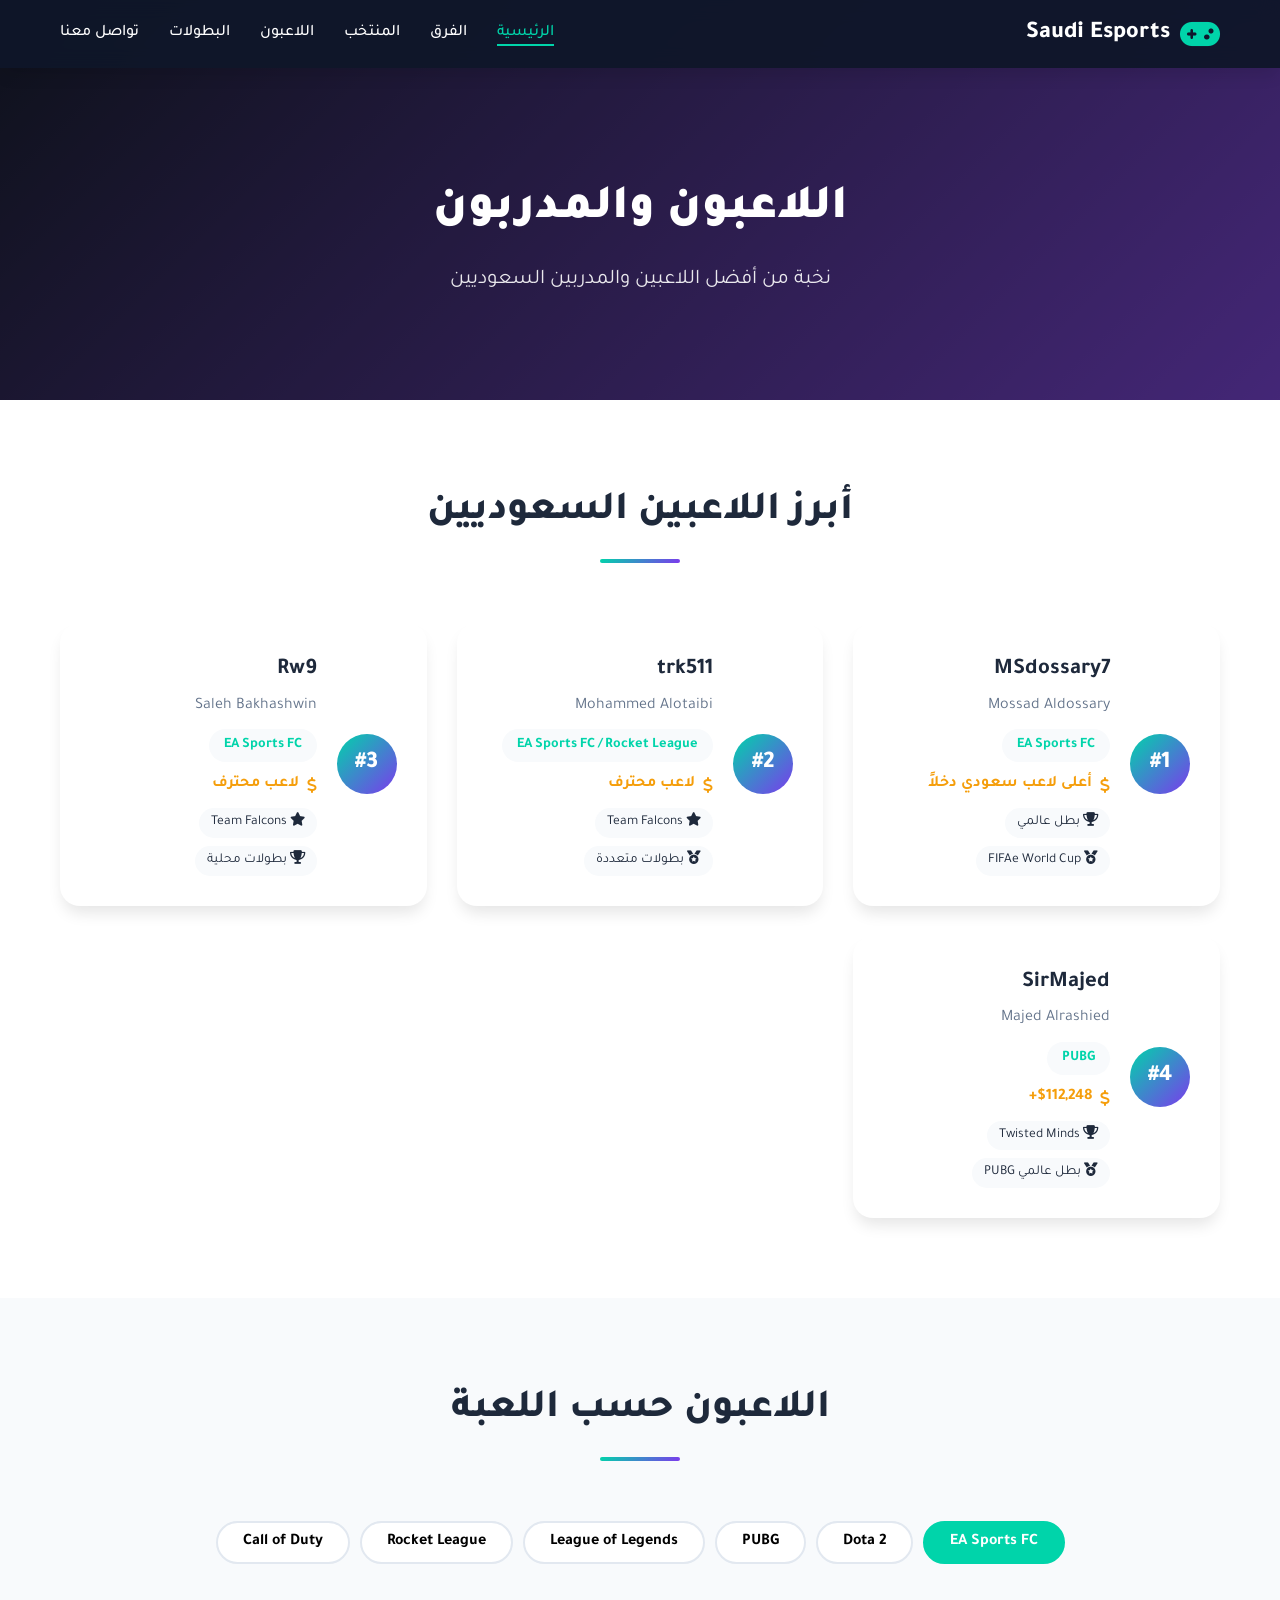
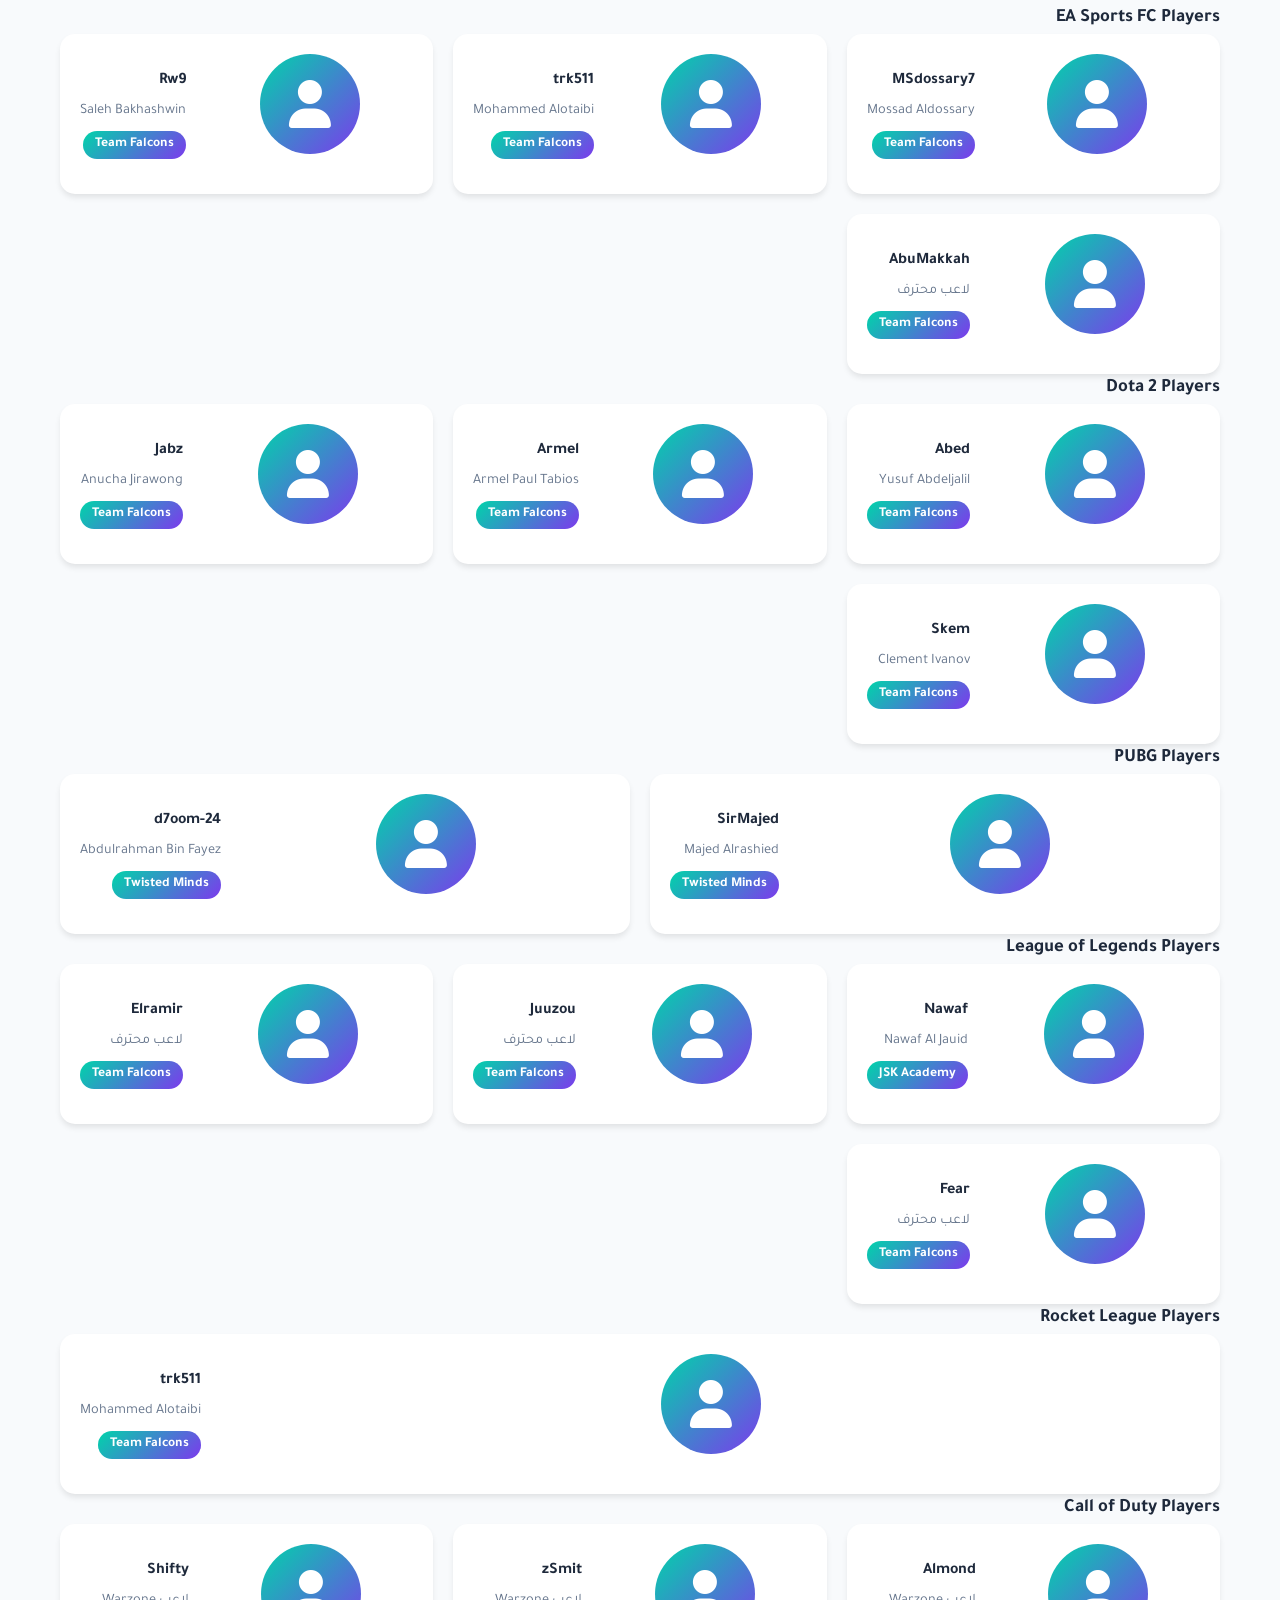
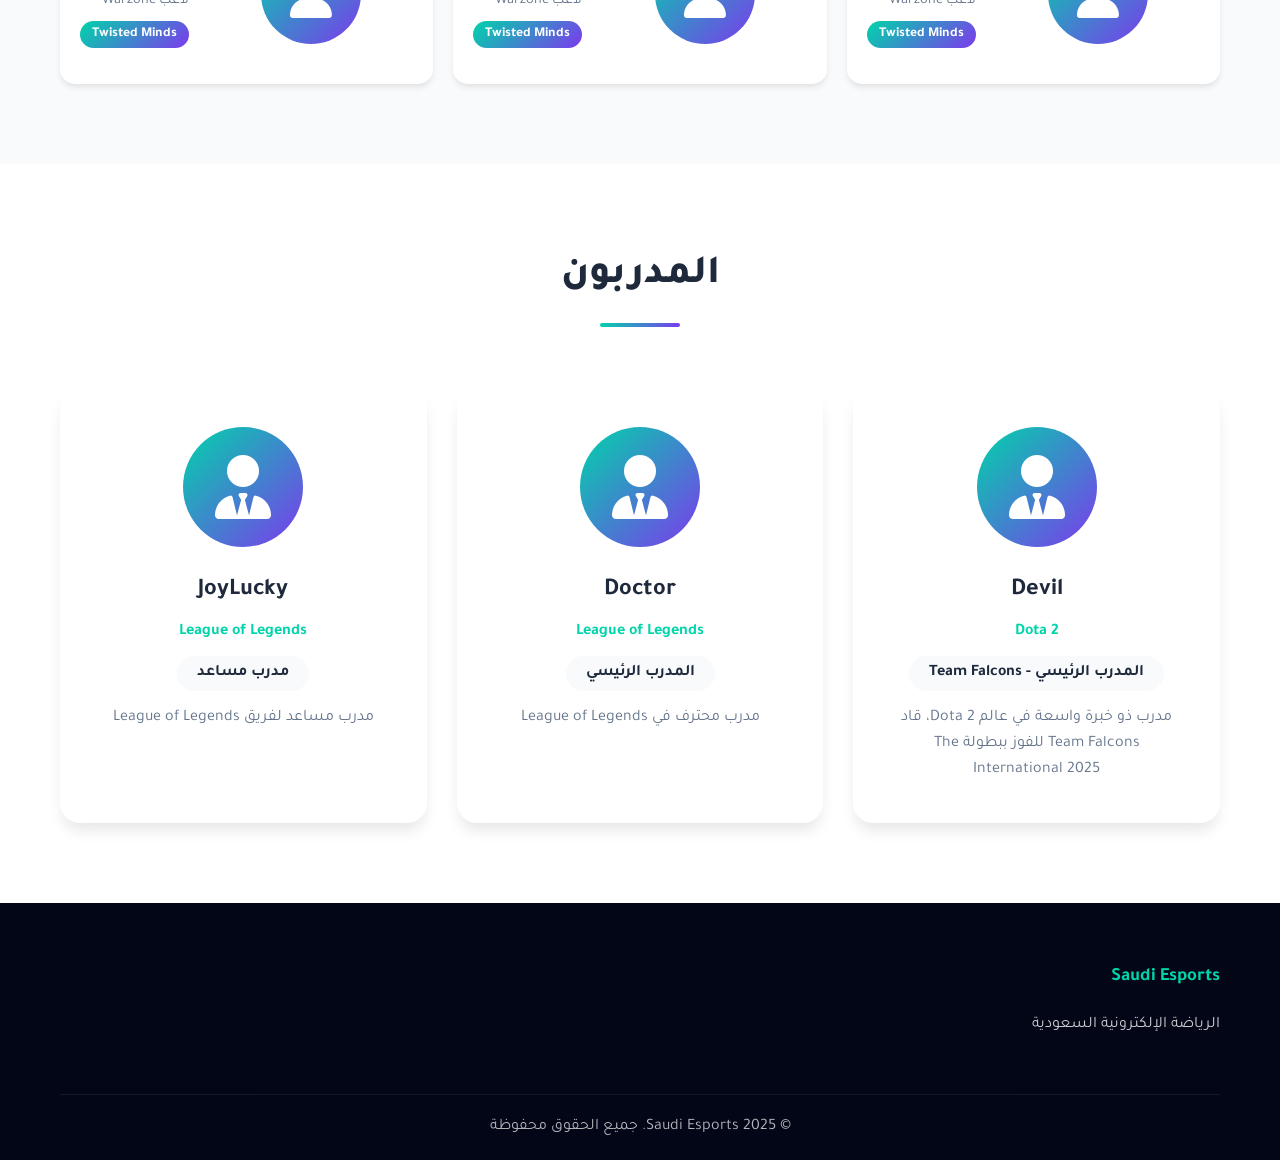
<file: players.html>
<!DOCTYPE html>
<html lang="ar" dir="rtl">
<head>
<meta charset="UTF-8">
<meta name="viewport" content="width=device-width, initial-scale=1.0">
<title>اللاعبون والمدربون | Saudi Esports Players</title>
<link rel="stylesheet" href="style.css">
<link rel="stylesheet" href="https://cdnjs.cloudflare.com/ajax/libs/font-awesome/6.4.0/css/all.min.css">
<link href="https://fonts.googleapis.com/css2?family=Tajawal:wght@300;400;500;700;800;900&display=swap" rel="stylesheet">
</head>
<body>
<nav class="navbar">
<div class="container">
<div class="nav-wrapper">
<div class="logo">
<i class="fas fa-gamepad"></i>
<span>Saudi Esports</span>
</div>
<ul class="nav-menu">
<li><a href="index.html">الرئيسية</a></li>
<li><a href="teams.html">الفرق</a></li>
<li><a href="national-team.html">المنتخب</a></li>
<li><a href="players.html" class="active">اللاعبون</a></li>
<li><a href="tournaments.html">البطولات</a></li>
<li><a href="index.html#contact">تواصل معنا</a></li>
</ul>
<div class="hamburger">
<span class="bar"></span>
<span class="bar"></span>
<span class="bar"></span>
</div>
</div>
</div>
</nav>
<section class="page-header">
<div class="page-header-overlay"></div>
<div class="page-header-content">
<h1>اللاعبون والمدربون</h1>
<p>نخبة من أفضل اللاعبين والمدربين السعوديين</p>
</div>
</section>
<section class="top-players section-padding">
<div class="container">
<div class="section-header">
<h2 class="section-title">أبرز اللاعبين السعوديين</h2>
<div class="section-line"></div>
</div>

<div class="players-featured-grid">
<div class="player-featured-card">
<div class="player-rank">#1</div>
<div class="player-info">
<h3>MSdossary7</h3>
<p class="real-name">Mossad Aldossary</p>
<span class="game">EA Sports FC</span>
<div class="earnings">
<i class="fas fa-dollar-sign"></i>
<span>أعلى لاعب سعودي دخلاً</span>
</div>
<div class="achievements-mini">
<span><i class="fas fa-trophy"></i> بطل عالمي</span>
<span><i class="fas fa-medal"></i> FIFAe World Cup</span>
</div>
</div>
</div>

<div class="player-featured-card">
<div class="player-rank">#2</div>
<div class="player-info">
<h3>trk511</h3>
<p class="real-name">Mohammed Alotaibi</p>
<span class="game">EA Sports FC / Rocket League</span>
<div class="earnings">
<i class="fas fa-dollar-sign"></i>
<span>لاعب محترف</span>
</div>
<div class="achievements-mini">
<span><i class="fas fa-star"></i> Team Falcons</span>
<span><i class="fas fa-medal"></i> بطولات متعددة</span>
</div>
</div>
</div>

<div class="player-featured-card">
<div class="player-rank">#3</div>
<div class="player-info">
<h3>Rw9</h3>
<p class="real-name">Saleh Bakhashwin</p>
<span class="game">EA Sports FC</span>
<div class="earnings">
<i class="fas fa-dollar-sign"></i>
<span>لاعب محترف</span>
</div>
<div class="achievements-mini">
<span><i class="fas fa-star"></i> Team Falcons</span>
<span><i class="fas fa-trophy"></i> بطولات محلية</span>
</div>
</div>
</div>

<div class="player-featured-card">
<div class="player-rank">#4</div>
<div class="player-info">
<h3>SirMajed</h3>
<p class="real-name">Majed Alrashied</p>
<span class="game">PUBG</span>
<div class="earnings">
<i class="fas fa-dollar-sign"></i>
<span>$112,248+</span>
</div>
<div class="achievements-mini">
<span><i class="fas fa-trophy"></i> Twisted Minds</span>
<span><i class="fas fa-medal"></i> بطل عالمي PUBG</span>
</div>
</div>
</div>
</div>
</div>
</section>

<section class="players-by-game section-padding bg-light">
<div class="container">
<div class="section-header">
<h2 class="section-title">اللاعبون حسب اللعبة</h2>
<div class="section-line"></div>
</div>

<div class="games-players-tabs">
<button class="game-tab active" data-game="fifa">EA Sports FC</button>
<button class="game-tab" data-game="dota">Dota 2</button>
<button class="game-tab" data-game="pubg">PUBG</button>
<button class="game-tab" data-game="lol">League of Legends</button>
<button class="game-tab" data-game="rl">Rocket League</button>
<button class="game-tab" data-game="cod">Call of Duty</button>
</div>

<div class="players-by-game-content">
<div class="game-players active" id="fifa">
<h3>EA Sports FC Players</h3>
<div class="players-list-grid">
<div class="player-item">
<div class="player-avatar"><i class="fas fa-user"></i></div>
<div class="player-details">
<h4>MSdossary7</h4>
<p>Mossad Aldossary</p>
<span class="team-badge">Team Falcons</span>
</div>
</div>
<div class="player-item">
<div class="player-avatar"><i class="fas fa-user"></i></div>
<div class="player-details">
<h4>trk511</h4>
<p>Mohammed Alotaibi</p>
<span class="team-badge">Team Falcons</span>
</div>
</div>
<div class="player-item">
<div class="player-avatar"><i class="fas fa-user"></i></div>
<div class="player-details">
<h4>Rw9</h4>
<p>Saleh Bakhashwin</p>
<span class="team-badge">Team Falcons</span>
</div>
</div>
<div class="player-item">
<div class="player-avatar"><i class="fas fa-user"></i></div>
<div class="player-details">
<h4>AbuMakkah</h4>
<p>لاعب محترف</p>
<span class="team-badge">Team Falcons</span>
</div>
</div>
</div>
</div>

<div class="game-players" id="dota">
<h3>Dota 2 Players</h3>
<div class="players-list-grid">
<div class="player-item">
<div class="player-avatar"><i class="fas fa-user"></i></div>
<div class="player-details">
<h4>Abed</h4>
<p>Yusuf Abdeljalil</p>
<span class="team-badge">Team Falcons</span>
</div>
</div>
<div class="player-item">
<div class="player-avatar"><i class="fas fa-user"></i></div>
<div class="player-details">
<h4>Armel</h4>
<p>Armel Paul Tabios</p>
<span class="team-badge">Team Falcons</span>
</div>
</div>
<div class="player-item">
<div class="player-avatar"><i class="fas fa-user"></i></div>
<div class="player-details">
<h4>Jabz</h4>
<p>Anucha Jirawong</p>
<span class="team-badge">Team Falcons</span>
</div>
</div>
<div class="player-item">
<div class="player-avatar"><i class="fas fa-user"></i></div>
<div class="player-details">
<h4>Skem</h4>
<p>Clement Ivanov</p>
<span class="team-badge">Team Falcons</span>
</div>
</div>
</div>
</div>

<div class="game-players" id="pubg">
<h3>PUBG Players</h3>
<div class="players-list-grid">
<div class="player-item">
<div class="player-avatar"><i class="fas fa-user"></i></div>
<div class="player-details">
<h4>SirMajed</h4>
<p>Majed Alrashied</p>
<span class="team-badge">Twisted Minds</span>
</div>
</div>
<div class="player-item">
<div class="player-avatar"><i class="fas fa-user"></i></div>
<div class="player-details">
<h4>d7oom-24</h4>
<p>Abdulrahman Bin Fayez</p>
<span class="team-badge">Twisted Minds</span>
</div>
</div>
</div>
</div>

<div class="game-players" id="lol">
<h3>League of Legends Players</h3>
<div class="players-list-grid">
<div class="player-item">
<div class="player-avatar"><i class="fas fa-user"></i></div>
<div class="player-details">
<h4>Nawaf</h4>
<p>Nawaf Al Jauid</p>
<span class="team-badge">JSK Academy</span>
</div>
</div>
<div class="player-item">
<div class="player-avatar"><i class="fas fa-user"></i></div>
<div class="player-details">
<h4>Juuzou</h4>
<p>لاعب محترف</p>
<span class="team-badge">Team Falcons</span>
</div>
</div>
<div class="player-item">
<div class="player-avatar"><i class="fas fa-user"></i></div>
<div class="player-details">
<h4>Elramir</h4>
<p>لاعب محترف</p>
<span class="team-badge">Team Falcons</span>
</div>
</div>
<div class="player-item">
<div class="player-avatar"><i class="fas fa-user"></i></div>
<div class="player-details">
<h4>Fear</h4>
<p>لاعب محترف</p>
<span class="team-badge">Team Falcons</span>
</div>
</div>
</div>
</div>

<div class="game-players" id="rl">
<h3>Rocket League Players</h3>
<div class="players-list-grid">
<div class="player-item">
<div class="player-avatar"><i class="fas fa-user"></i></div>
<div class="player-details">
<h4>trk511</h4>
<p>Mohammed Alotaibi</p>
<span class="team-badge">Team Falcons</span>
</div>
</div>
</div>
</div>
<div class="game-players" id="cod">
<h3>Call of Duty Players</h3>
<div class="players-list-grid">
<div class="player-item">
<div class="player-avatar"><i class="fas fa-user"></i></div>
<div class="player-details">
<h4>Almond</h4>
<p>لاعب Warzone</p>
<span class="team-badge">Twisted Minds</span>
</div>
</div>
<div class="player-item">
<div class="player-avatar"><i class="fas fa-user"></i></div>
<div class="player-details">
<h4>zSmit</h4>
<p>لاعب Warzone</p>
<span class="team-badge">Twisted Minds</span>
</div>
</div>
<div class="player-item">
<div class="player-avatar"><i class="fas fa-user"></i></div>
<div class="player-details">
<h4>Shifty</h4>
<p>لاعب Warzone</p>
<span class="team-badge">Twisted Minds</span>
</div>
</div>
</div>
</div>
</div>
</div>
</section>
<section class="coaches-section section-padding">
<div class="container">
<div class="section-header">
<h2 class="section-title">المدربون</h2>
<div class="section-line"></div>
</div>
<div class="coaches-grid-large">
<div class="coach-large-card">
<div class="coach-large-avatar">
<i class="fas fa-user-tie"></i>
</div>
<h3>Devil</h3>
<p class="coach-game">Dota 2</p>
<span class="coach-role">المدرب الرئيسي - Team Falcons</span>
<p class="coach-desc">مدرب ذو خبرة واسعة في عالم Dota 2، قاد Team Falcons للفوز ببطولة The International 2025</p>
</div>
<div class="coach-large-card">
<div class="coach-large-avatar">
<i class="fas fa-user-tie"></i>
</div>
<h3>Doctor</h3>
<p class="coach-game">League of Legends</p>
<span class="coach-role">المدرب الرئيسي</span>
<p class="coach-desc">مدرب محترف في League of Legends</p>
</div>
<div class="coach-large-card">
<div class="coach-large-avatar">
<i class="fas fa-user-tie"></i>
</div>
<h3>JoyLucky</h3>
<p class="coach-game">League of Legends</p>
<span class="coach-role">مدرب مساعد</span>
<p class="coach-desc">مدرب مساعد لفريق League of Legends</p>
</div>
</div>
</div>
</section>
<footer class="footer">
<div class="container">
<div class="footer-content">
<div class="footer-section">
<h3>Saudi Esports</h3>
<p>الرياضة الإلكترونية السعودية</p>
</div>
</div>
<div class="footer-bottom">
<p>&copy; 2025 Saudi Esports. جميع الحقوق محفوظة</p>
</div>
</div>
</footer>
<script src="main.js"></script>
</body>
</html>
</file>
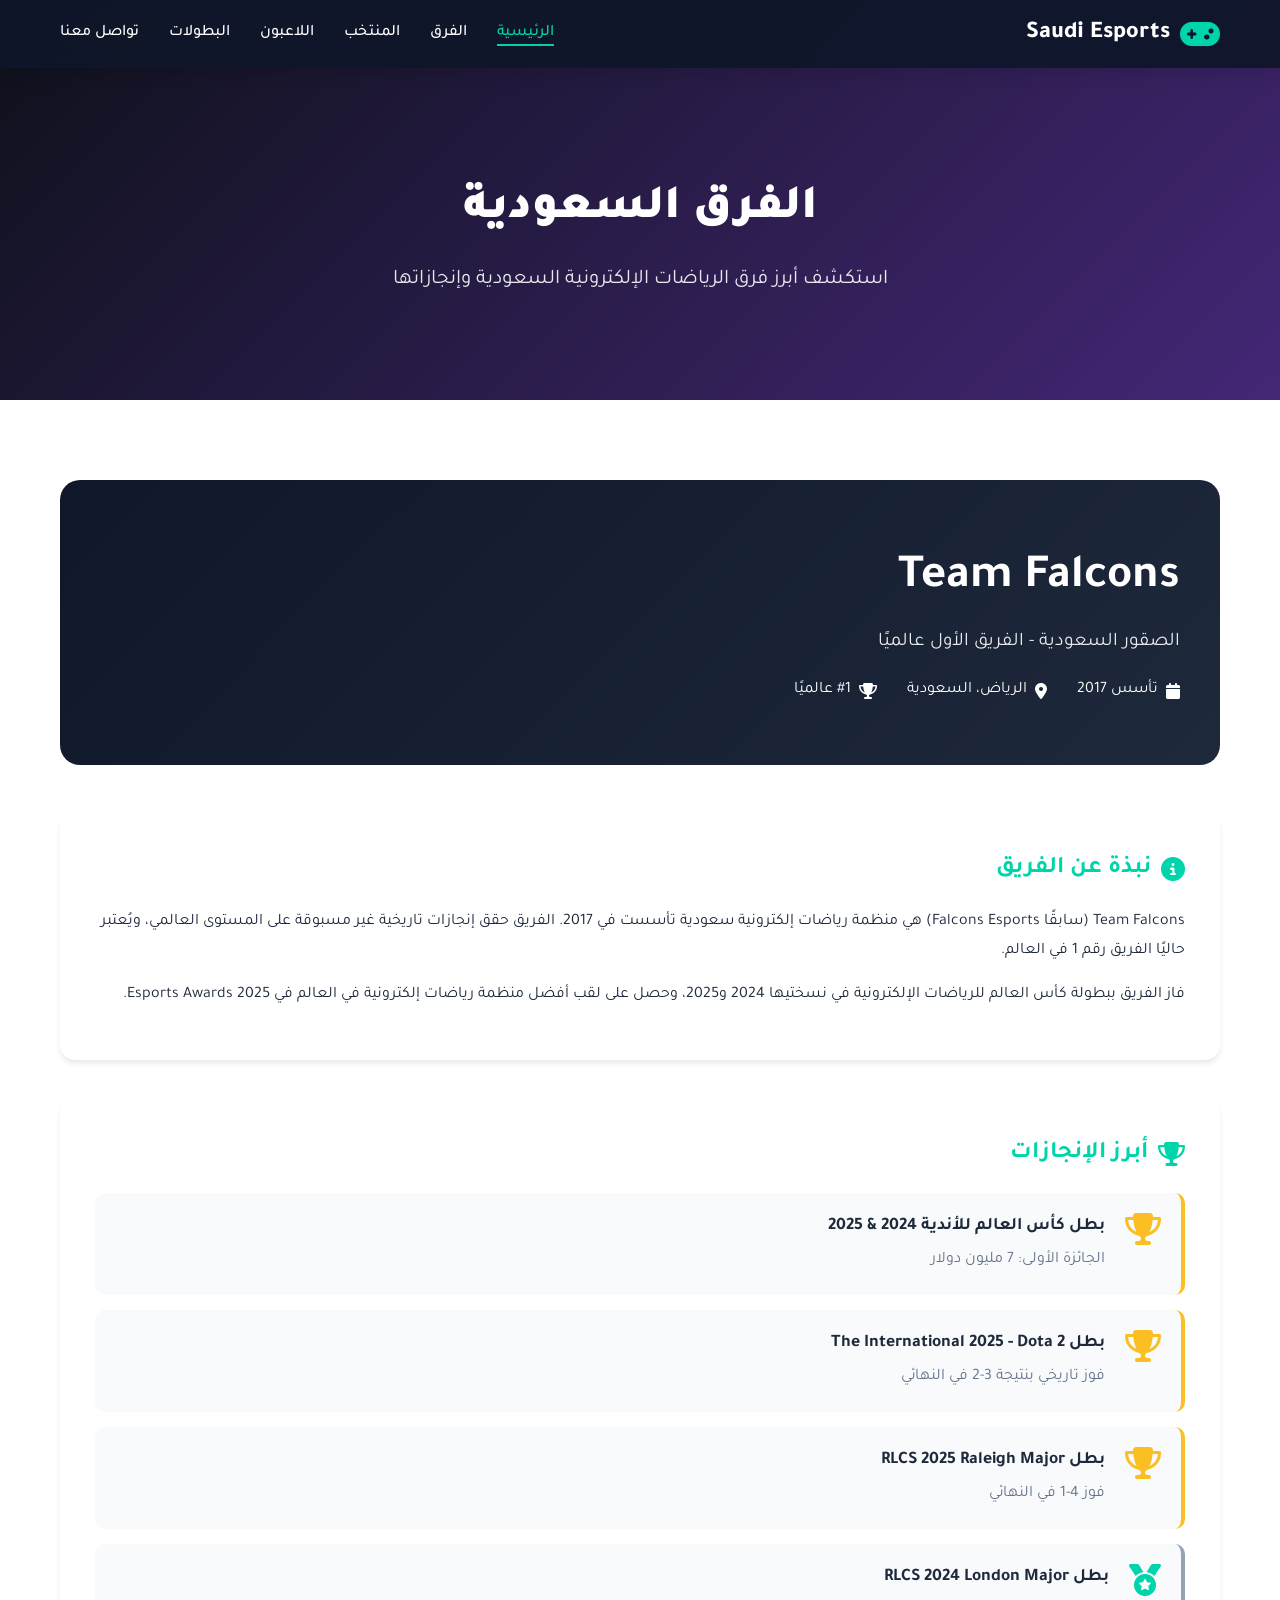
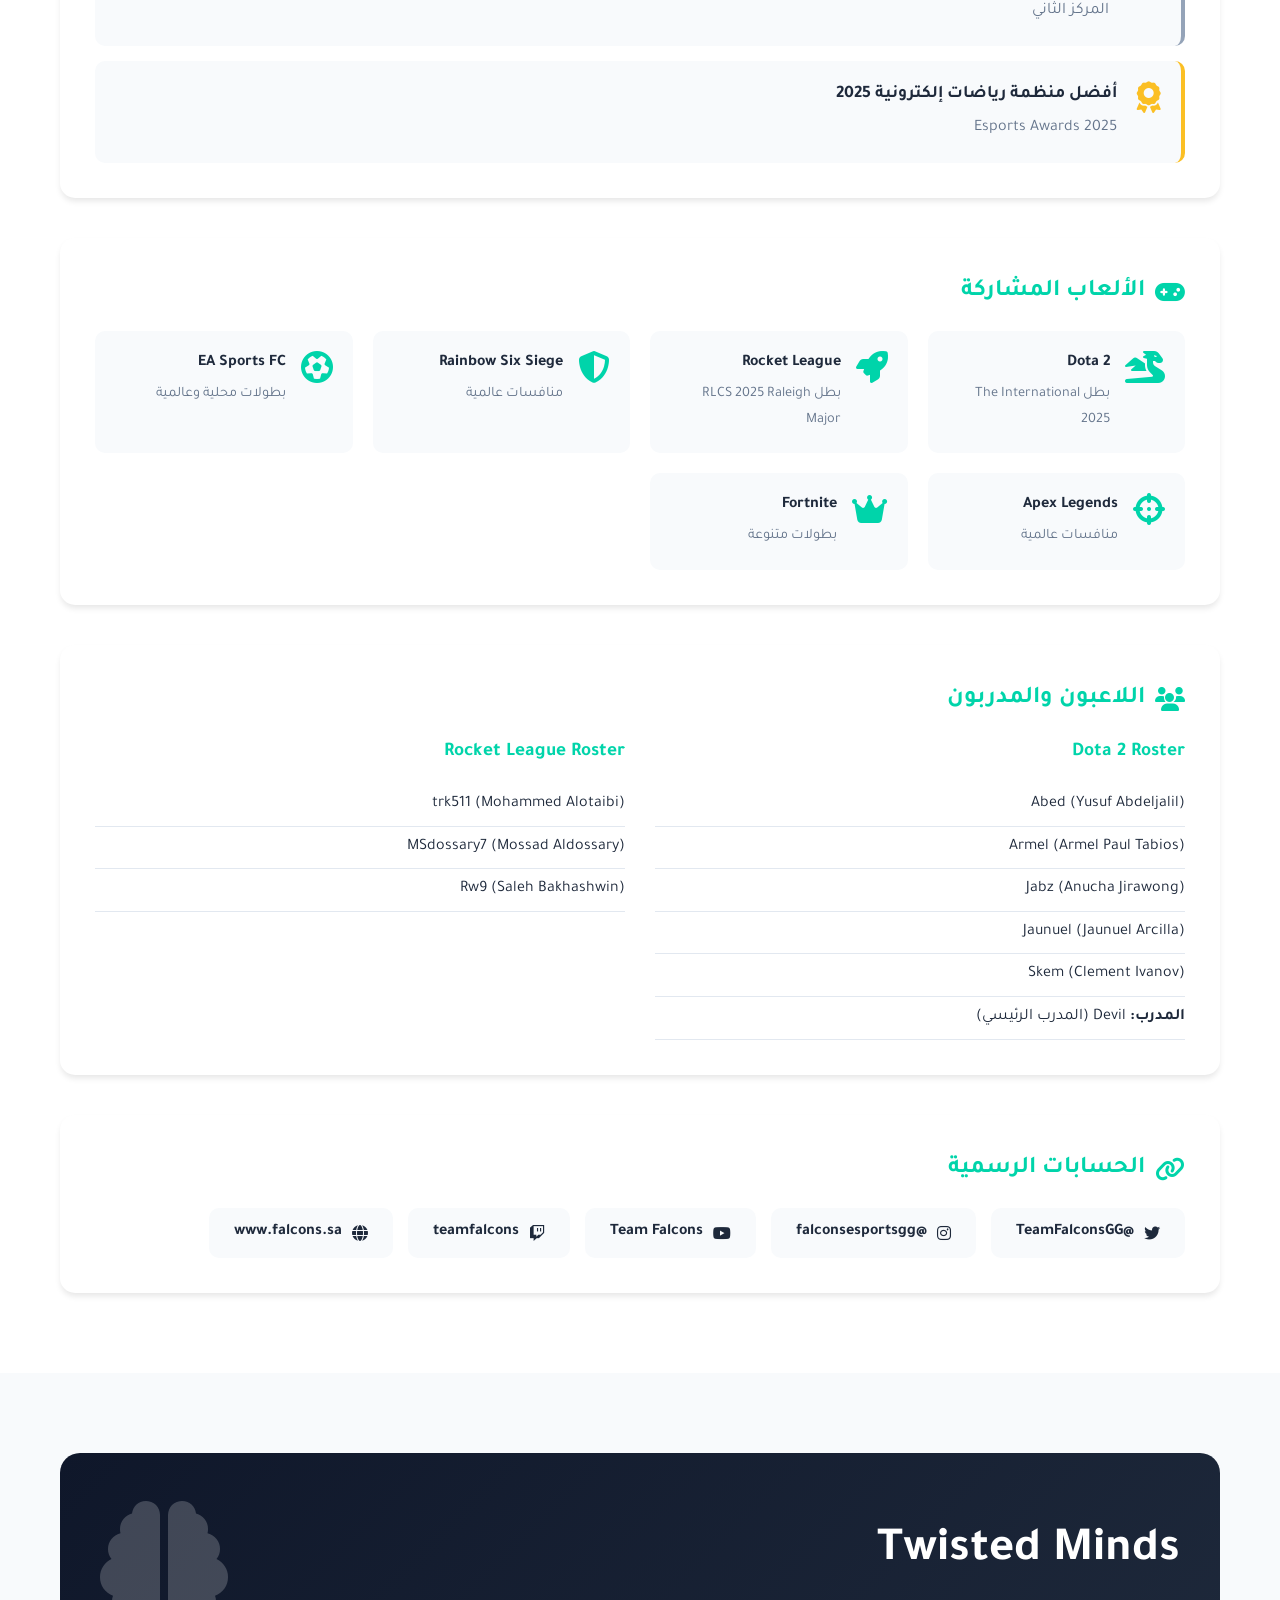
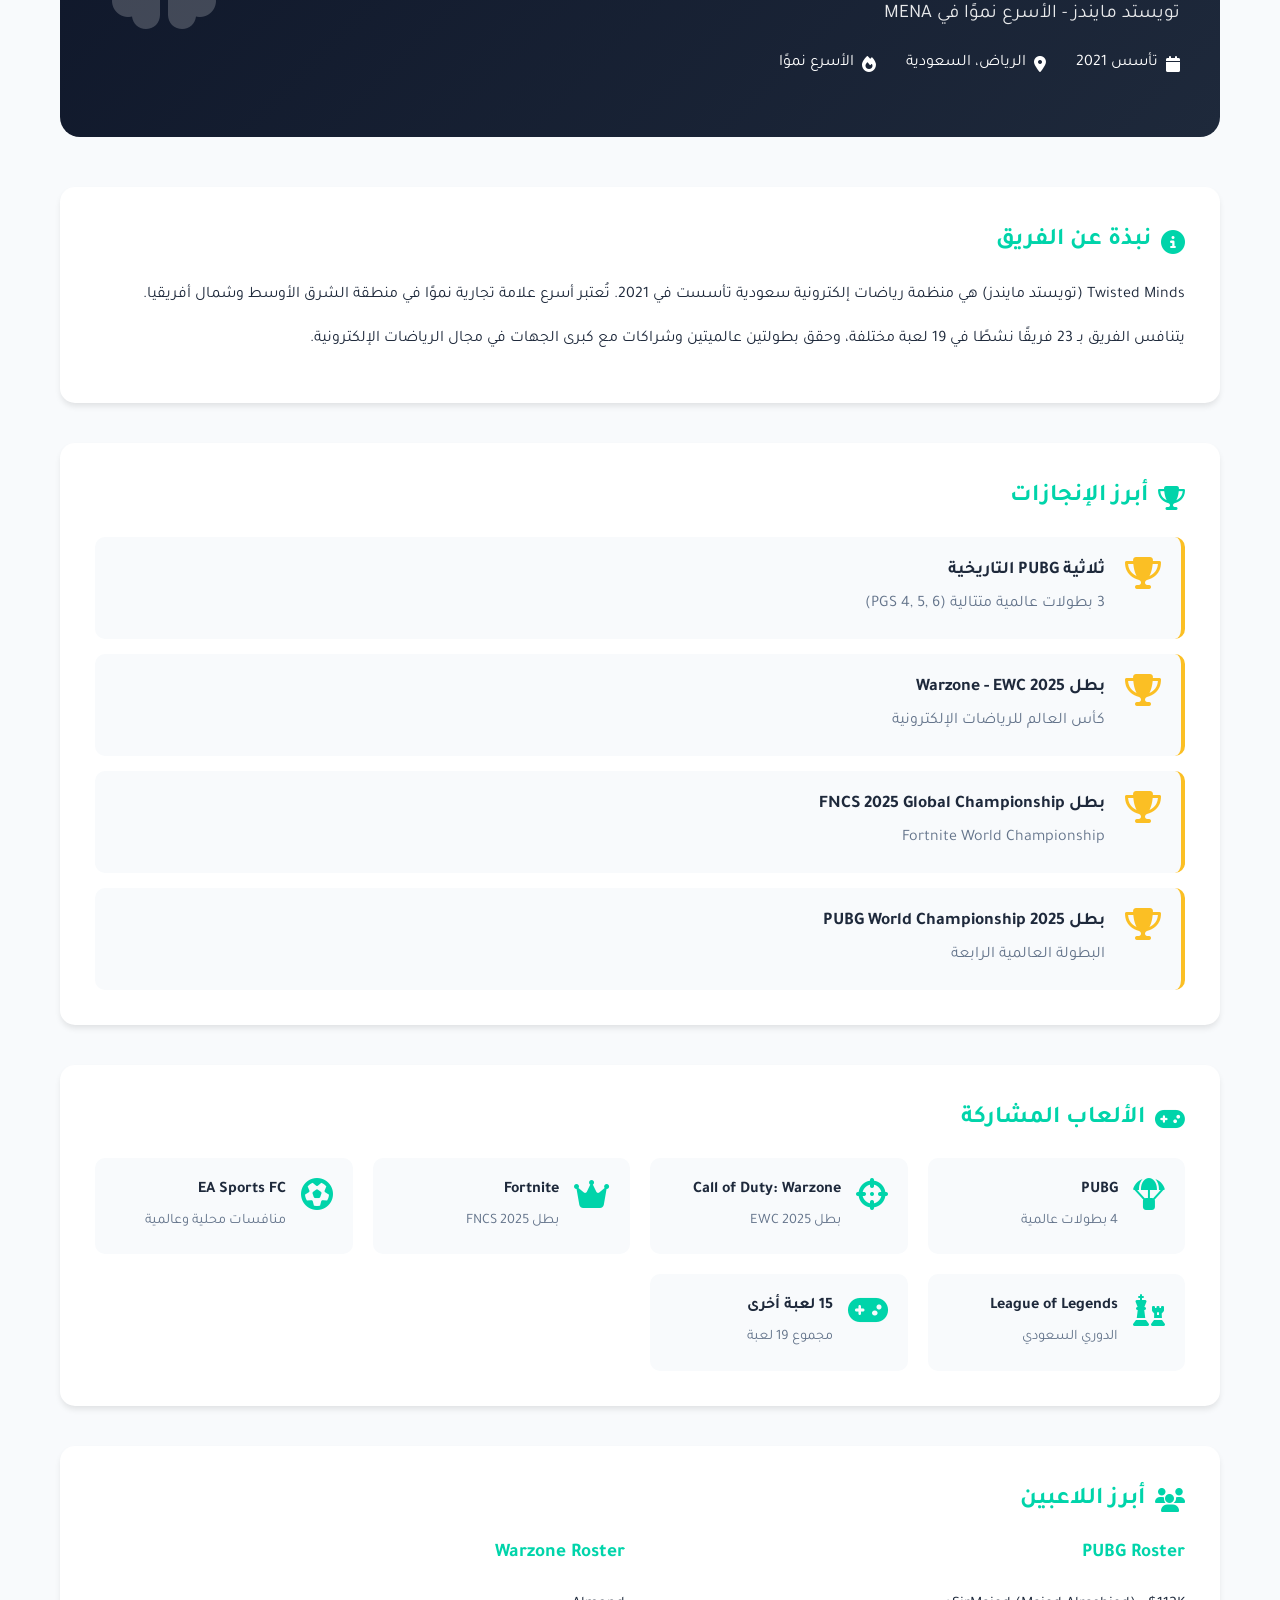
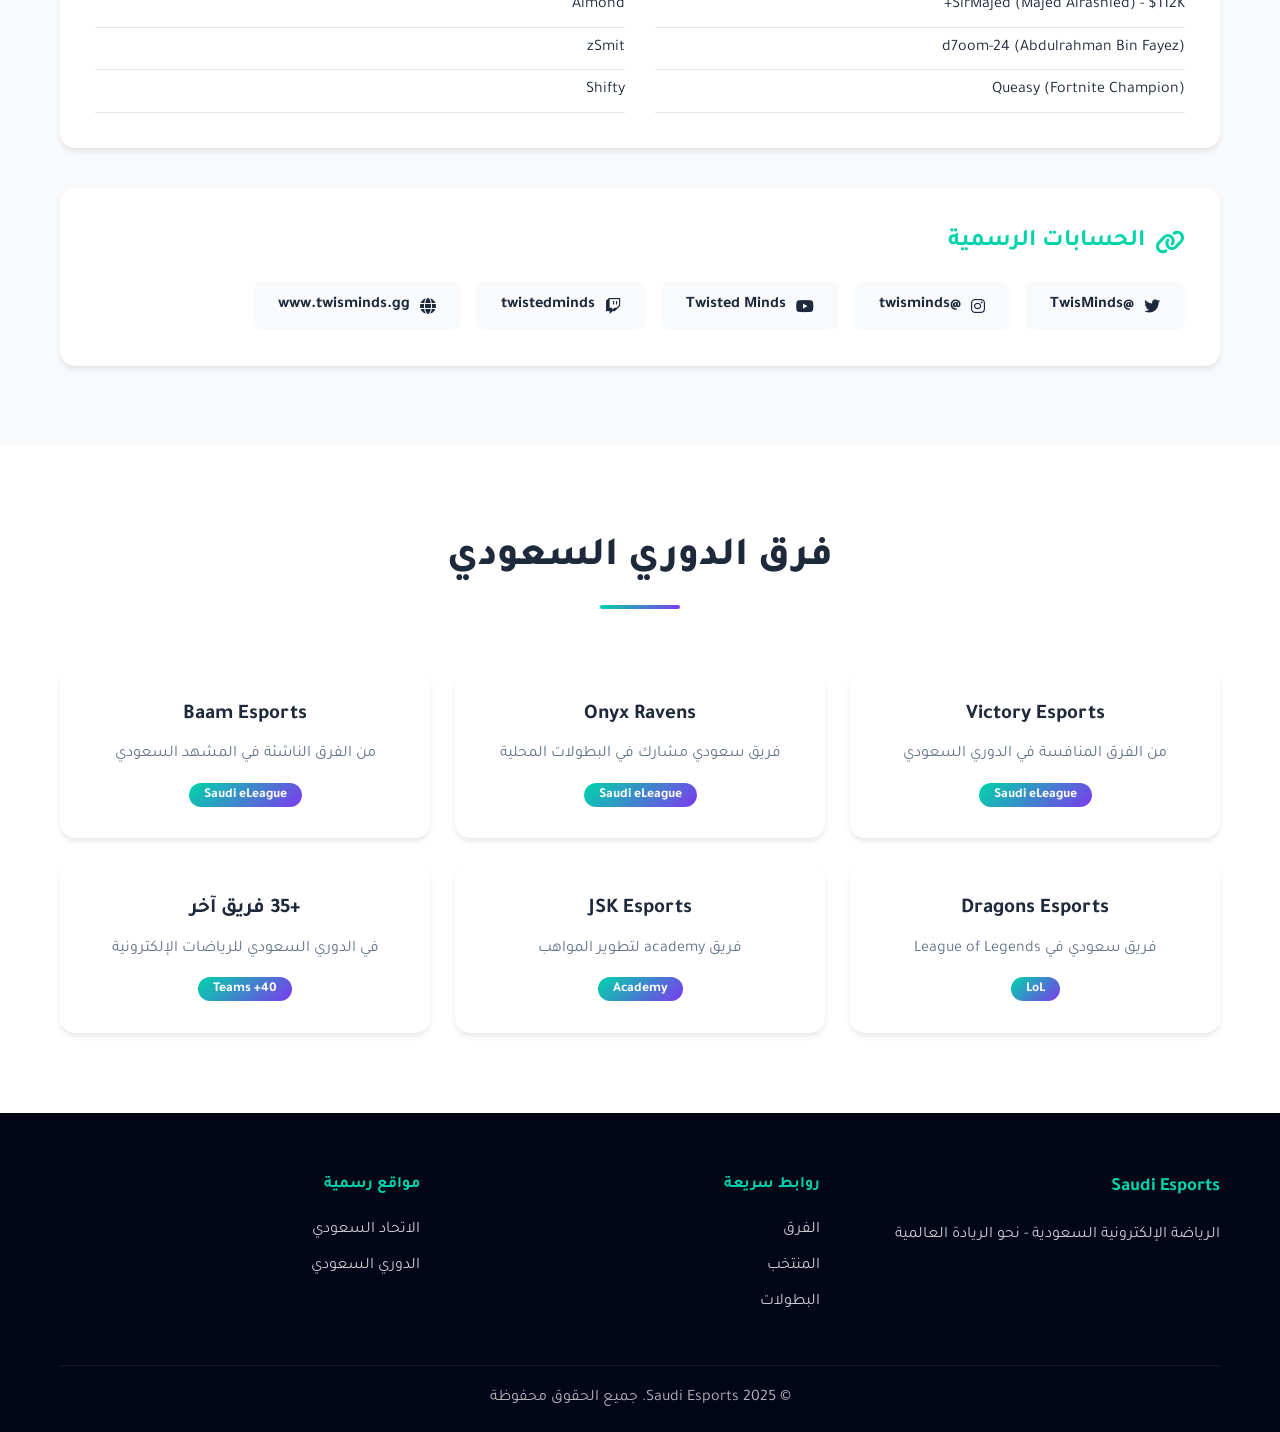
<file: teams.html>
<!DOCTYPE html>
<html lang="ar" dir="rtl">
<head>
<meta charset="UTF-8">
<meta name="viewport" content="width=device-width, initial-scale=1.0">
<title>الفرق السعودية | Saudi Esports Teams</title>
<link rel="stylesheet" href="style.css">
<link rel="stylesheet" href="https://cdnjs.cloudflare.com/ajax/libs/font-awesome/6.4.0/css/all.min.css">
<link href="https://fonts.googleapis.com/css2?family=Tajawal:wght@300;400;500;700;800;900&display=swap" rel="stylesheet">
</head>
<body>
<nav class="navbar">
<div class="container">
<div class="nav-wrapper">
<div class="logo">
<i class="fas fa-gamepad"></i>
<span>Saudi Esports</span>
</div>
<ul class="nav-menu">
<li><a href="index.html">الرئيسية</a></li>
<li><a href="teams.html" class="active">الفرق</a></li>
<li><a href="national-team.html">المنتخب</a></li>
<li><a href="players.html">اللاعبون</a></li>
<li><a href="tournaments.html">البطولات</a></li>
<li><a href="index.html#contact">تواصل معنا</a></li>
</ul>
<div class="hamburger">
<span class="bar"></span>
<span class="bar"></span>
<span class="bar"></span>
</div>
</div>
</div>
</nav>
<section class="page-header">
<div class="page-header-overlay"></div>
<div class="page-header-content">
<h1>الفرق السعودية</h1>
<p>استكشف أبرز فرق الرياضات الإلكترونية السعودية وإنجازاتها</p>
</div>
</section>
<section class="team-detail section-padding" id="falcons">
<div class="container">
<div class="team-detail-header">
<div class="team-detail-info">
<h2>Team Falcons</h2>
<p class="team-tagline">الصقور السعودية - الفريق الأول عالميًا</p>
<div class="team-meta">
<span><i class="fas fa-calendar"></i> تأسس 2017</span>
<span><i class="fas fa-map-marker-alt"></i> الرياض، السعودية</span>
<span><i class="fas fa-trophy"></i> #1 عالميًا</span>
</div>
</div>
<div class="team-logo-large">
<i class="fas fa-falcon"></i>
</div>
</div>
<div class="team-detail-content">
<div class="team-section">
<h3><i class="fas fa-info-circle"></i> نبذة عن الفريق</h3>
<p>Team Falcons (سابقًا Falcons Esports) هي منظمة رياضات إلكترونية سعودية تأسست في 2017. الفريق حقق إنجازات تاريخية غير مسبوقة على المستوى العالمي، ويُعتبر حاليًا الفريق رقم 1 في العالم.</p>
<p>فاز الفريق ببطولة كأس العالم للرياضات الإلكترونية في نسختيها 2024 و2025، وحصل على لقب أفضل منظمة رياضات إلكترونية في العالم في Esports Awards 2025.</p>
</div>
<div class="team-section">
<h3><i class="fas fa-trophy"></i> أبرز الإنجازات</h3>
<div class="achievements-list">
<div class="achievement-item gold">
<i class="fas fa-trophy"></i>
<div>
<h4>بطل كأس العالم للأندية 2024 & 2025</h4>
<p>الجائزة الأولى: 7 مليون دولار</p>
</div>
</div>
<div class="achievement-item gold">
<i class="fas fa-trophy"></i>
<div>
<h4>بطل The International 2025 - Dota 2</h4>
<p>فوز تاريخي بنتيجة 3-2 في النهائي</p>
</div>
</div>
<div class="achievement-item gold">
<i class="fas fa-trophy"></i>
<div>
<h4>بطل RLCS 2025 Raleigh Major</h4>
<p>فوز 4-1 في النهائي</p>
</div>
</div>
<div class="achievement-item silver">
<i class="fas fa-medal"></i>
<div>
<h4>بطل RLCS 2024 London Major</h4>
<p>المركز الثاني</p>
</div>
</div>
<div class="achievement-item gold">
<i class="fas fa-award"></i>
<div>
<h4>أفضل منظمة رياضات إلكترونية 2025</h4>
<p>Esports Awards 2025</p>
</div>
</div>
</div>
</div>
<div class="team-section">
<h3><i class="fas fa-gamepad"></i> الألعاب المشاركة</h3>
<div class="games-list">
<div class="game-item">
<i class="fas fa-dragon"></i>
<div>
<h4>Dota 2</h4>
<p>بطل The International 2025</p>
</div>
</div>
<div class="game-item">
<i class="fas fa-rocket"></i>
<div>
<h4>Rocket League</h4>
<p>بطل RLCS 2025 Raleigh Major</p>
</div>
</div>
<div class="game-item">
<i class="fas fa-shield-alt"></i>
<div>
<h4>Rainbow Six Siege</h4>
<p>منافسات عالمية</p>
</div>
</div>
<div class="game-item">
<i class="fas fa-futbol"></i>
<div>
<h4>EA Sports FC</h4>
<p>بطولات محلية وعالمية</p>
</div>
</div>
<div class="game-item">
<i class="fas fa-crosshairs"></i>
<div>
<h4>Apex Legends</h4>
<p>منافسات عالمية</p>
</div>
</div>
<div class="game-item">
<i class="fas fa-crown"></i>
<div>
<h4>Fortnite</h4>
<p>بطولات متنوعة</p>
</div>
</div>
</div>
</div>
<div class="team-section">
<h3><i class="fas fa-users"></i> اللاعبون والمدربون</h3>
<div class="roster-grid">
<div class="roster-category">
<h4>Dota 2 Roster</h4>
<ul>
<li>Abed (Yusuf Abdeljalil)</li>
<li>Armel (Armel Paul Tabios)</li>
<li>Jabz (Anucha Jirawong)</li>
<li>Jaunuel (Jaunuel Arcilla)</li>
<li>Skem (Clement Ivanov)</li>
<li><strong>المدرب:</strong> Devil (المدرب الرئيسي)</li>
</ul>
</div>
<div class="roster-category">
<h4>Rocket League Roster</h4>
<ul>
<li>trk511 (Mohammed Alotaibi)</li>
<li>MSdossary7 (Mossad Aldossary)</li>
<li>Rw9 (Saleh Bakhashwin)</li>
</ul>
</div>
</div>
</div>
<div class="team-section">
<h3><i class="fas fa-link"></i> الحسابات الرسمية</h3>
<div class="social-links">
<a href="https://twitter.com/TeamFalconsGG" target="_blank" class="social-link twitter">
<i class="fab fa-twitter"></i> @TeamFalconsGG
</a>
<a href="https://instagram.com/falconsesportsgg" target="_blank" class="social-link instagram">
<i class="fab fa-instagram"></i> @falconsesportsgg
</a>
<a href="https://youtube.com/teamfalcons" target="_blank" class="social-link youtube">
<i class="fab fa-youtube"></i> Team Falcons
</a>
<a href="https://twitch.tv/teamfalcons" target="_blank" class="social-link twitch">
<i class="fab fa-twitch"></i> teamfalcons
</a>
<a href="https://falcons.sa" target="_blank" class="social-link website">
<i class="fas fa-globe"></i> www.falcons.sa
</a>
</div>
</div>
</div>
</div>
</section>
<section class="team-detail section-padding bg-light" id="twisted">
<div class="container">
<div class="team-detail-header">
<div class="team-detail-info">
<h2>Twisted Minds</h2>
<p class="team-tagline">تويستد مايندز - الأسرع نموًا في MENA</p>
<div class="team-meta">
<span><i class="fas fa-calendar"></i> تأسس 2021</span>
<span><i class="fas fa-map-marker-alt"></i> الرياض، السعودية</span>
<span><i class="fas fa-fire"></i> الأسرع نموًا</span>
</div>
</div>
<div class="team-logo-large">
<i class="fas fa-brain"></i>
</div>
</div>
<div class="team-detail-content">
<div class="team-section">
<h3><i class="fas fa-info-circle"></i> نبذة عن الفريق</h3>
<p>Twisted Minds (تويستد مايندز) هي منظمة رياضات إلكترونية سعودية تأسست في 2021. تُعتبر أسرع علامة تجارية نموًا في منطقة الشرق الأوسط وشمال أفريقيا.</p>
<p>يتنافس الفريق بـ 23 فريقًا نشطًا في 19 لعبة مختلفة، وحقق بطولتين عالميتين وشراكات مع كبرى الجهات في مجال الرياضات الإلكترونية.</p>
</div>
<div class="team-section">
<h3><i class="fas fa-trophy"></i> أبرز الإنجازات</h3>
<div class="achievements-list">
<div class="achievement-item gold">
<i class="fas fa-trophy"></i>
<div>
<h4>ثلاثية PUBG التاريخية</h4>
<p>3 بطولات عالمية متتالية (PGS 4, 5, 6)</p>
</div>
</div>
<div class="achievement-item gold">
<i class="fas fa-trophy"></i>
<div>
<h4>بطل Warzone - EWC 2025</h4>
<p>كأس العالم للرياضات الإلكترونية</p>
</div>
</div>
<div class="achievement-item gold">
<i class="fas fa-trophy"></i>
<div>
<h4>بطل FNCS 2025 Global Championship</h4>
<p>Fortnite World Championship</p>
</div>
</div>
<div class="achievement-item gold">
<i class="fas fa-trophy"></i>
<div>
<h4>بطل PUBG World Championship 2025</h4>
<p>البطولة العالمية الرابعة</p>
</div>
</div>
</div>
</div>
<div class="team-section">
<h3><i class="fas fa-gamepad"></i> الألعاب المشاركة</h3>
<div class="games-list">
<div class="game-item">
<i class="fas fa-parachute-box"></i>
<div>
<h4>PUBG</h4>
<p>4 بطولات عالمية</p>
</div>
</div>
<div class="game-item">
<i class="fas fa-crosshairs"></i>
<div>
<h4>Call of Duty: Warzone</h4>
<p>بطل EWC 2025</p>
</div>
</div>
<div class="game-item">
<i class="fas fa-crown"></i>
<div>
<h4>Fortnite</h4>
<p>بطل FNCS 2025</p>
</div>
</div>
<div class="game-item">
<i class="fas fa-futbol"></i>
<div>
<h4>EA Sports FC</h4>
<p>منافسات محلية وعالمية</p>
</div>
</div>
<div class="game-item">
<i class="fas fa-chess"></i>
<div>
<h4>League of Legends</h4>
<p>الدوري السعودي</p>
</div>
</div>
<div class="game-item">
<i class="fas fa-gamepad"></i>
<div>
<h4>15 لعبة أخرى</h4>
<p>مجموع 19 لعبة</p>
</div>
</div>
</div>
</div>
<div class="team-section">
<h3><i class="fas fa-users"></i> أبرز اللاعبين</h3>
<div class="roster-grid">
<div class="roster-category">
<h4>PUBG Roster</h4>
<ul>
<li>SirMajed (Majed Alrashied) - $112K+</li>
<li>d7oom-24 (Abdulrahman Bin Fayez)</li>
<li>Queasy (Fortnite Champion)</li>
</ul>
</div>
<div class="roster-category">
<h4>Warzone Roster</h4>
<ul>
<li>Almond</li>
<li>zSmit</li>
<li>Shifty</li>
</ul>
</div>
</div>
</div>

<div class="team-section">
<h3><i class="fas fa-link"></i> الحسابات الرسمية</h3>
<div class="social-links">
<a href="https://twitter.com/TwisMinds" target="_blank" class="social-link twitter">
<i class="fab fa-twitter"></i> @TwisMinds
</a>
<a href="https://instagram.com/twisminds" target="_blank" class="social-link instagram">
<i class="fab fa-instagram"></i> @twisminds
</a>
<a href="https://youtube.com/twistedminds" target="_blank" class="social-link youtube">
<i class="fab fa-youtube"></i> Twisted Minds
</a>
<a href="https://twitch.tv/twistedminds" target="_blank" class="social-link twitch">
<i class="fab fa-twitch"></i> twistedminds
</a>
<a href="https://twisminds.gg" target="_blank" class="social-link website">
<i class="fas fa-globe"></i> www.twisminds.gg
</a>
</div>
</div>
</div>
</div>
</section>
<section class="other-teams section-padding">
<div class="container">
<div class="section-header">
<h2 class="section-title">فرق الدوري السعودي</h2>
<div class="section-line"></div>
</div>
<div class="teams-grid-small">
<div class="team-card-small">
<h4>Victory Esports</h4>
<p>من الفرق المنافسة في الدوري السعودي</p>
<span class="badge">Saudi eLeague</span>
</div>
<div class="team-card-small">
<h4>Onyx Ravens</h4>
<p>فريق سعودي مشارك في البطولات المحلية</p>
<span class="badge">Saudi eLeague</span>
</div>
<div class="team-card-small">
<h4>Baam Esports</h4>
<p>من الفرق الناشئة في المشهد السعودي</p>
<span class="badge">Saudi eLeague</span>
</div>
<div class="team-card-small">
<h4>Dragons Esports</h4>
<p>فريق سعودي في League of Legends</p>
<span class="badge">LoL</span>
</div>
<div class="team-card-small">
<h4>JSK Esports</h4>
<p>فريق academy لتطوير المواهب</p>
<span class="badge">Academy</span>
</div>
<div class="team-card-small">
<h4>+35 فريق آخر</h4>
<p>في الدوري السعودي للرياضات الإلكترونية</p>
<span class="badge">40+ Teams</span>
</div>
</div>
</div>
</section>
<footer class="footer">
<div class="container">
<div class="footer-content">
<div class="footer-section">
<h3>Saudi Esports</h3>
<p>الرياضة الإلكترونية السعودية - نحو الريادة العالمية</p>
</div>
<div class="footer-section">
<h4>روابط سريعة</h4>
<ul>
<li><a href="teams.html">الفرق</a></li>
<li><a href="national-team.html">المنتخب</a></li>
<li><a href="tournaments.html">البطولات</a></li>
</ul>
</div>
<div class="footer-section">
<h4>مواقع رسمية</h4>
<ul>
<li><a href="https://saudiesports.sa" target="_blank">الاتحاد السعودي</a></li>
<li><a href="https://saudieleagues.com" target="_blank">الدوري السعودي</a></li>
</ul>
</div>
</div>
<div class="footer-bottom">
<p>&copy; 2025 Saudi Esports. جميع الحقوق محفوظة</p>
</div>
</div>
</footer>
<script src="main.js"></script>
</body>
</html>
</file>
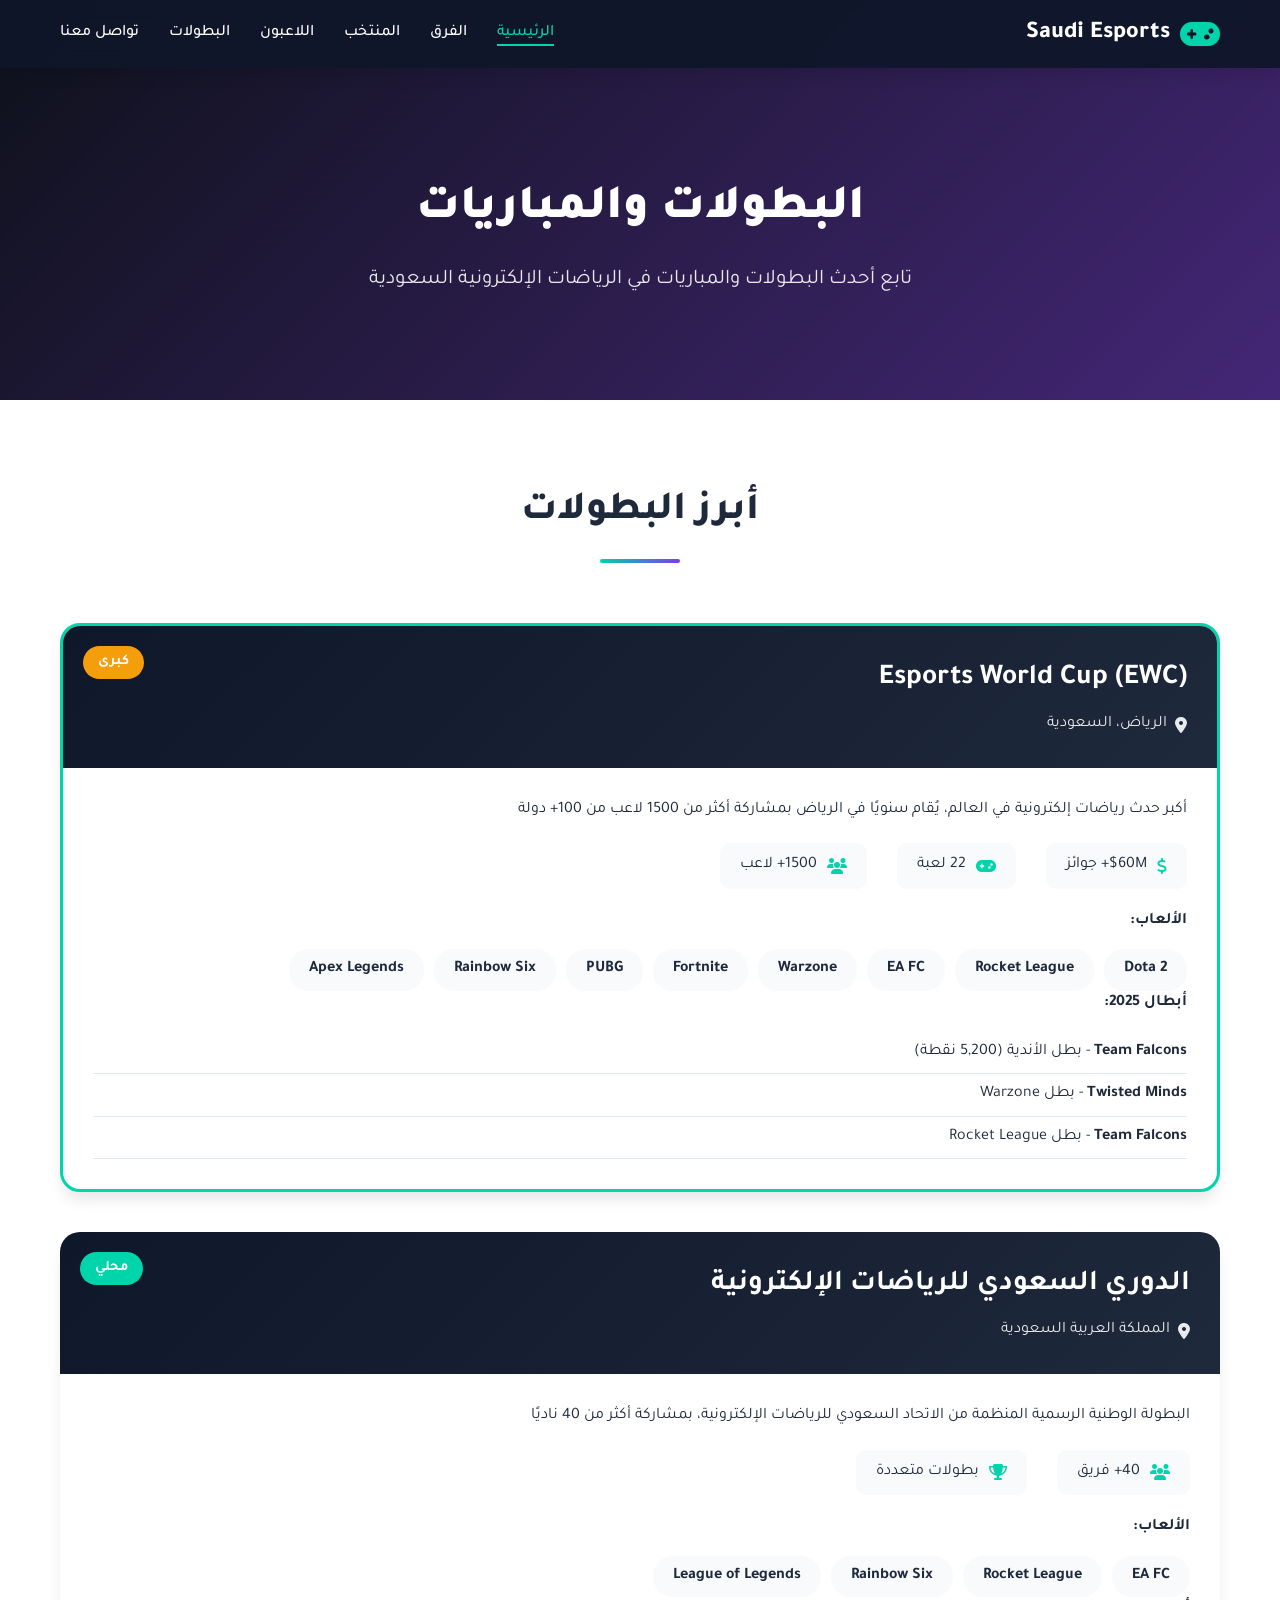
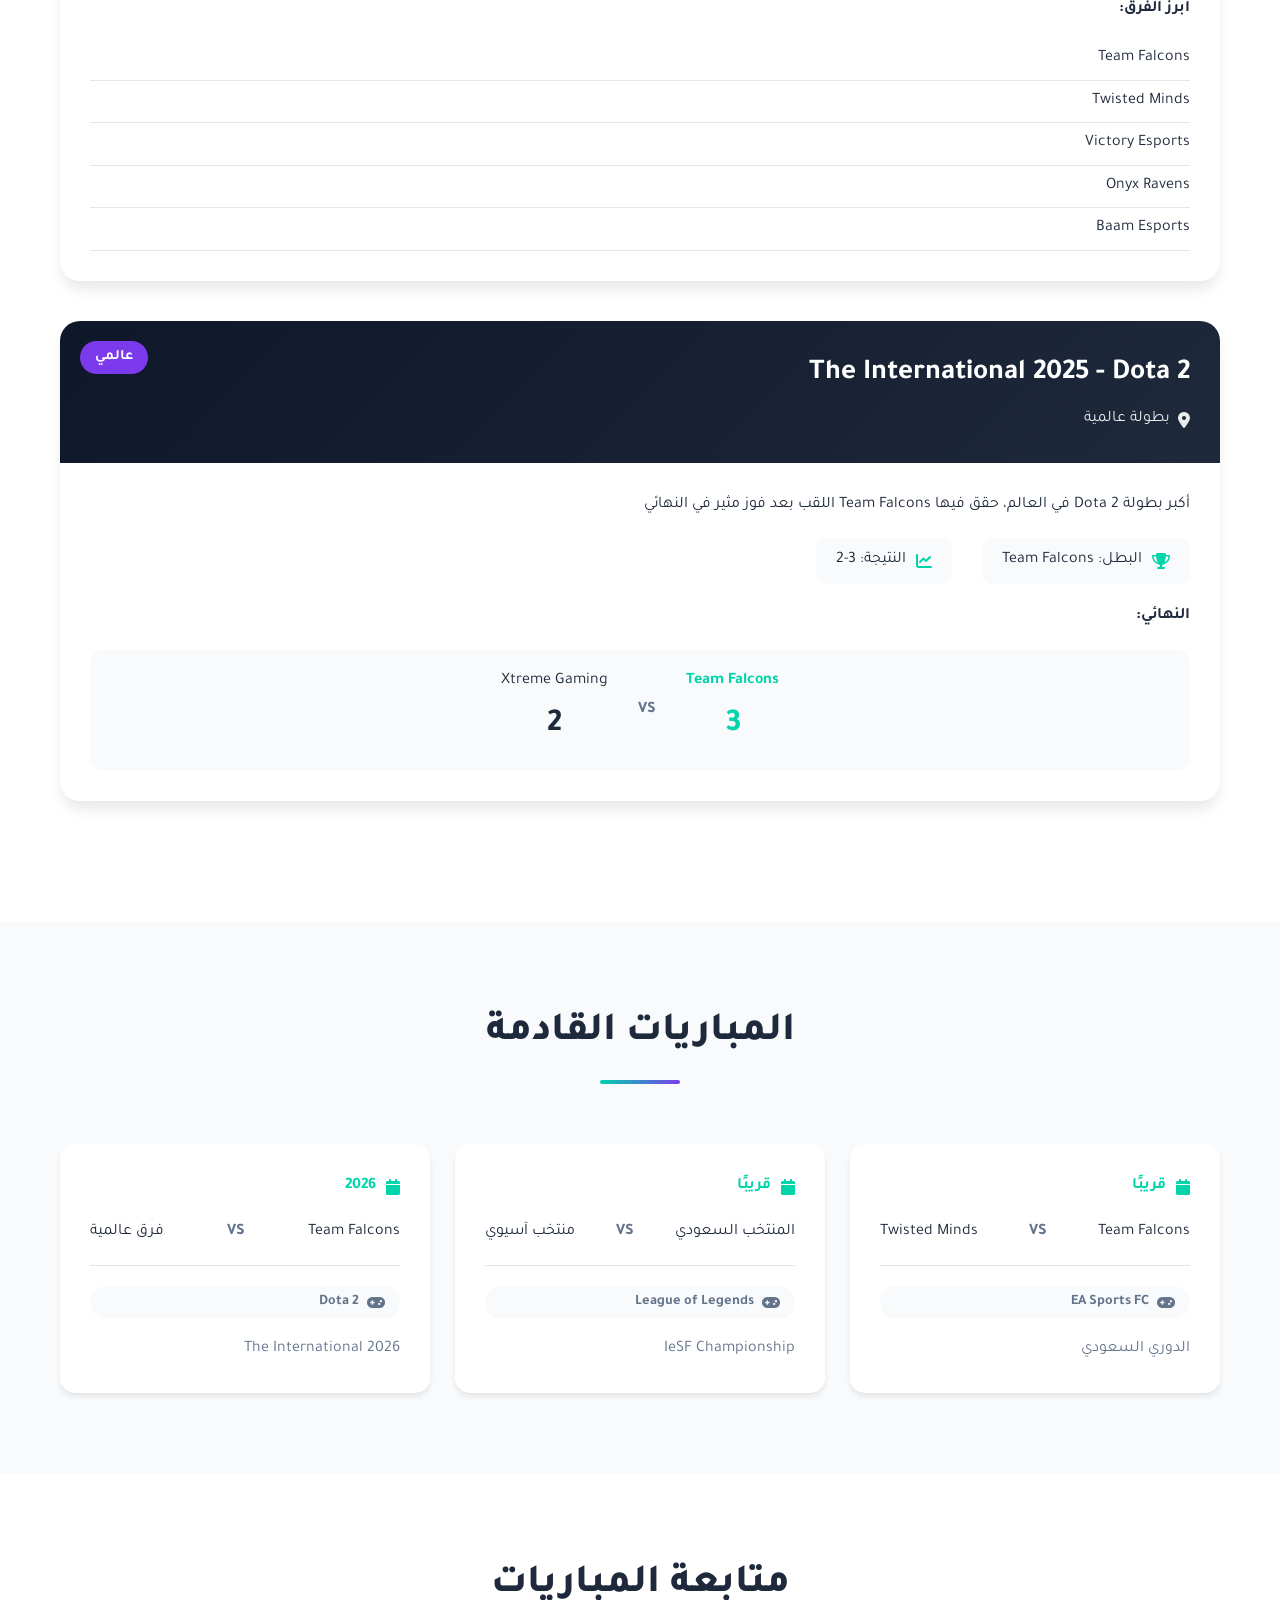
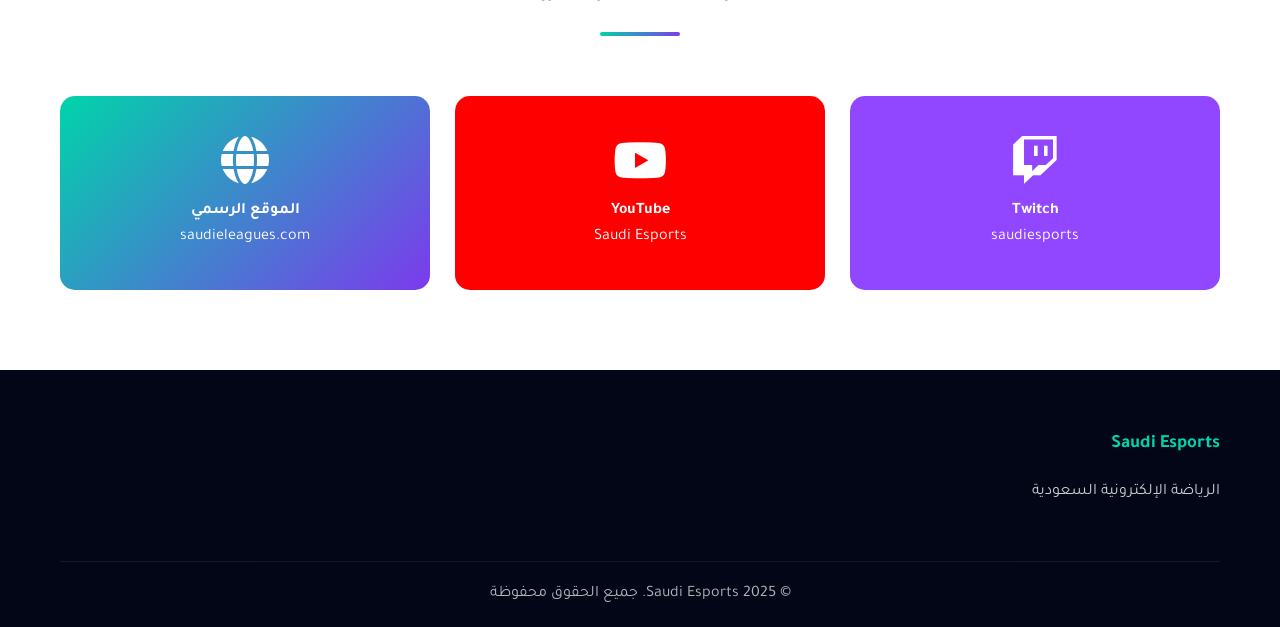
<file: tournaments.html>
<!DOCTYPE html>
<html lang="ar" dir="rtl">
<head>
<meta charset="UTF-8">
<meta name="viewport" content="width=device-width, initial-scale=1.0">
<title>البطولات والمباريات | Saudi Esports Tournaments</title>
<link rel="stylesheet" href="style.css">
<link rel="stylesheet" href="https://cdnjs.cloudflare.com/ajax/libs/font-awesome/6.4.0/css/all.min.css">
<link href="https://fonts.googleapis.com/css2?family=Tajawal:wght@300;400;500;700;800;900&display=swap" rel="stylesheet">
</head>
<body>
<nav class="navbar">
<div class="container">
<div class="nav-wrapper">
<div class="logo">
<i class="fas fa-gamepad"></i>
<span>Saudi Esports</span>
</div>
<ul class="nav-menu">
<li><a href="index.html">الرئيسية</a></li>
<li><a href="teams.html">الفرق</a></li>
<li><a href="national-team.html">المنتخب</a></li>
<li><a href="players.html">اللاعبون</a></li>
<li><a href="tournaments.html" class="active">البطولات</a></li>
<li><a href="index.html#contact">تواصل معنا</a></li>
</ul>
<div class="hamburger">
<span class="bar"></span>
<span class="bar"></span>
<span class="bar"></span>
</div>
</div>
</div>
</nav>
<section class="page-header">
<div class="page-header-overlay"></div>
<div class="page-header-content">
<h1>البطولات والمباريات</h1>
<p>تابع أحدث البطولات والمباريات في الرياضات الإلكترونية السعودية</p>
</div>
</section>
<section class="major-tournaments section-padding">
<div class="container">
<div class="section-header">
<h2 class="section-title">أبرز البطولات</h2>
<div class="section-line"></div>
</div>
<div class="tournament-card major">
<div class="tournament-header">
<div class="tournament-badge">كبرى</div>
<h3>Esports World Cup (EWC)</h3>
<span class="tournament-location"><i class="fas fa-map-marker-alt"></i> الرياض، السعودية</span>
</div>
<div class="tournament-body">
<div class="tournament-info">
<p>أكبر حدث رياضات إلكترونية في العالم، يُقام سنويًا في الرياض بمشاركة أكثر من 1500 لاعب من 100+ دولة</p>
<div class="tournament-stats">
<div class="stat">
<i class="fas fa-dollar-sign"></i>
<span>$60M+ جوائز</span>
</div>
<div class="stat">
<i class="fas fa-gamepad"></i>
<span>22 لعبة</span>
</div>
<div class="stat">
<i class="fas fa-users"></i>
<span>1500+ لاعب</span>
</div>
</div>
</div>
<div class="tournament-games">
<h4>الألعاب:</h4>
<div class="games-tags">
<span class="tag">Dota 2</span>
<span class="tag">Rocket League</span>
<span class="tag">EA FC</span>
<span class="tag">Warzone</span>
<span class="tag">Fortnite</span>
<span class="tag">PUBG</span>
<span class="tag">Rainbow Six</span>
<span class="tag">Apex Legends</span>
</div>
</div>
<div class="tournament-winners">
<h4>أبطال 2025:</h4>
<ul>
<li><strong>Team Falcons</strong> - بطل الأندية (5,200 نقطة)</li>
<li><strong>Twisted Minds</strong> - بطل Warzone</li>
<li><strong>Team Falcons</strong> - بطل Rocket League</li>
</ul>
</div>
</div>
</div>
<div class="tournament-card">
<div class="tournament-header">
<div class="tournament-badge local">محلي</div>
<h3>الدوري السعودي للرياضات الإلكترونية</h3>
<span class="tournament-location"><i class="fas fa-map-marker-alt"></i> المملكة العربية السعودية</span>
</div>
<div class="tournament-body">
<div class="tournament-info">
<p>البطولة الوطنية الرسمية المنظمة من الاتحاد السعودي للرياضات الإلكترونية، بمشاركة أكثر من 40 ناديًا</p>
<div class="tournament-stats">
<div class="stat">
<i class="fas fa-users"></i>
<span>40+ فريق</span>
</div>
<div class="stat">
<i class="fas fa-trophy"></i>
<span>بطولات متعددة</span>
</div>
</div>
</div>
<div class="tournament-games">
<h4>الألعاب:</h4>
<div class="games-tags">
<span class="tag">EA FC</span>
<span class="tag">Rocket League</span>
<span class="tag">Rainbow Six</span>
<span class="tag">League of Legends</span>
</div>
</div>
<div class="tournament-teams">
<h4>أبرز الفرق:</h4>
<ul>
<li>Team Falcons</li>
<li>Twisted Minds</li>
<li>Victory Esports</li>
<li>Onyx Ravens</li>
<li>Baam Esports</li>
</ul>
</div>
</div>
</div>
<div class="tournament-card">
<div class="tournament-header">
<div class="tournament-badge international">عالمي</div>
<h3>The International 2025 - Dota 2</h3>
<span class="tournament-location"><i class="fas fa-map-marker-alt"></i> بطولة عالمية</span>
</div>
<div class="tournament-body">
<div class="tournament-info">
<p>أكبر بطولة Dota 2 في العالم، حقق فيها Team Falcons اللقب بعد فوز مثير في النهائي</p>
<div class="tournament-stats">
<div class="stat">
<i class="fas fa-trophy"></i>
<span>البطل: Team Falcons</span>
</div>
<div class="stat">
<i class="fas fa-chart-line"></i>
<span>النتيجة: 3-2</span>
</div>
</div>
</div>
<div class="tournament-result">
<h4>النهائي:</h4>
<div class="final-match">
<div class="team winner">
<span>Team Falcons</span>
<strong>3</strong>
</div>
<div class="vs">VS</div>
<div class="team">
<span>Xtreme Gaming</span>
<strong>2</strong>
</div>
</div>
</div>
</div>
</div>
</div>
</section>
<section class="upcoming-matches section-padding bg-light">
<div class="container">
<div class="section-header">
<h2 class="section-title">المباريات القادمة</h2>
<div class="section-line"></div>
</div>
<div class="matches-grid">
<div class="match-card">
<div class="match-date">
<i class="fas fa-calendar"></i>
<span>قريبًا</span>
</div>
<div class="match-teams">
<div class="team">
<span>Team Falcons</span>
</div>
<div class="match-vs">VS</div>
<div class="team">
<span>Twisted Minds</span>
</div>
</div>
<div class="match-info">
<span class="game"><i class="fas fa-gamepad"></i> EA Sports FC</span>
<span class="tournament">الدوري السعودي</span>
</div>
</div>
<div class="match-card">
<div class="match-date">
<i class="fas fa-calendar"></i>
<span>قريبًا</span>
</div>
<div class="match-teams">
<div class="team">
<span>المنتخب السعودي</span>
</div>
<div class="match-vs">VS</div>
<div class="team">
<span>منتخب آسيوي</span>
</div>
</div>
<div class="match-info">
<span class="game"><i class="fas fa-gamepad"></i> League of Legends</span>
<span class="tournament">IeSF Championship</span>
</div>
</div>
<div class="match-card">
<div class="match-date">
<i class="fas fa-calendar"></i>
<span>2026</span>
</div>
<div class="match-teams">
<div class="team">
<span>Team Falcons</span>
</div>
<div class="match-vs">VS</div>
<div class="team">
<span>فرق عالمية</span>
</div>
</div>
<div class="match-info">
<span class="game"><i class="fas fa-gamepad"></i> Dota 2</span>
<span class="tournament">The International 2026</span>
</div>
</div>
</div>
</div>
</section>
<section class="where-to-watch section-padding">
<div class="container">
<div class="section-header">
<h2 class="section-title">متابعة المباريات</h2>
<div class="section-line"></div>
</div>
<div class="watch-platforms">
<a href="https://twitch.tv/saudiesports" target="_blank" class="platform-card twitch">
<i class="fab fa-twitch"></i>
<h4>Twitch</h4>
<p>saudiesports</p>
</a>
<a href="https://youtube.com/saudiesports" target="_blank" class="platform-card youtube">
<i class="fab fa-youtube"></i>
<h4>YouTube</h4>
<p>Saudi Esports</p>
</a>
<a href="https://saudieleagues.com" target="_blank" class="platform-card website">
<i class="fas fa-globe"></i>
<h4>الموقع الرسمي</h4>
<p>saudieleagues.com</p>
</a>
</div>
</div>
</section>
<footer class="footer">
<div class="container">
<div class="footer-content">
<div class="footer-section">
<h3>Saudi Esports</h3>
<p>الرياضة الإلكترونية السعودية</p>
</div>
</div>
<div class="footer-bottom">
<p>&copy; 2025 Saudi Esports. جميع الحقوق محفوظة</p>
</div>
</div>
</footer>

<script src="main.js"></script>
</body>
</html>
</file>
<file: style.css>
:root {
--primary-color: #00d4aa;
--secondary-color: #7c3aed;
--accent-color: #f59e0b;
--dark-bg: #0f172a;
--darker-bg: #020617;
--light-bg: #f8fafc;
--text-dark: #1e293b;
--text-light: #64748b;
--white: #ffffff;
--gradient-primary: linear-gradient(135deg, #00d4aa 0%, #7c3aed 100%);
--gradient-dark: linear-gradient(135deg, #0f172a 0%, #1e293b 100%);
--shadow-sm: 0 1px 2px 0 rgba(0, 0, 0, 0.05);
--shadow-md: 0 4px 6px -1px rgba(0, 0, 0, 0.1);
--shadow-lg: 0 10px 15px -3px rgba(0, 0, 0, 0.1);
--shadow-xl: 0 20px 25px -5px rgba(0, 0, 0, 0.1);
--transition: all 0.3s ease;
}

* {
margin: 0;
padding: 0;
box-sizing: border-box;
}

html {
scroll-behavior: smooth;
}

body {
font-family: 'Tajawal', sans-serif;
line-height: 1.6;
color: var(--text-dark);
background-color: var(--white);
overflow-x: hidden;
}

/* RTL Support */
[dir="rtl"] {
text-align: right;
}

/* Container */
.container {
max-width: 1200px;
margin: 0 auto;
padding: 0 20px;
}

.section-padding {
padding: 80px 0;
}

.bg-dark {
background: var(--gradient-dark);
color: var(--white);
}

.bg-light {
background: var(--light-bg);
}

.section-header {
text-align: center;
margin-bottom: 60px;
}

.section-title {
font-size: 2.5rem;
font-weight: 800;
margin-bottom: 15px;
position: relative;
display: inline-block;
}

.section-title.text-white {
color: var(--white);
}

.section-line {
width: 80px;
height: 4px;
background: var(--gradient-primary);
margin: 0 auto;
border-radius: 2px;
}

/* Navigation */
.navbar {
background: rgba(15, 23, 42, 0.95);
backdrop-filter: blur(10px);
position: fixed;
top: 0;
left: 0;
right: 0;
z-index: 1000;
box-shadow: var(--shadow-lg);
}

.nav-wrapper {
display: flex;
justify-content: space-between;
align-items: center;
padding: 15px 0;
}

.logo {
display: flex;
align-items: center;
gap: 10px;
font-size: 1.5rem;
font-weight: 800;
color: var(--white);
}

.logo i {
color: var(--primary-color);
font-size: 2rem;
}

.nav-menu {
display: flex;
list-style: none;
gap: 30px;
}

.nav-menu a {
color: var(--white);
text-decoration: none;
font-weight: 500;
transition: var(--transition);
position: relative;
}

.nav-menu a::after {
content: '';
position: absolute;
bottom: -5px;
right: 0;
width: 0;
height: 2px;
background: var(--primary-color);
transition: var(--transition);
}

.nav-menu a:hover::after,
.nav-menu a.active::after {
width: 100%;
}

.nav-menu a:hover,
.nav-menu a.active {
color: var(--primary-color);
}

.hamburger {
display: none;
flex-direction: column;
cursor: pointer;
gap: 5px;
}

.bar {
width: 25px;
height: 3px;
background: var(--white);
transition: var(--transition);
}

.hero {
min-height: 100vh;
background: linear-gradient(135deg, rgba(15, 23, 42, 0.9), rgba(124, 58, 237, 0.8)),
url('https://images.unsplash.com/photo-1542751371-adc38448a05e?w=1920') center/cover;
display: flex;
align-items: center;
justify-content: center;
text-align: center;
color: var(--white);
padding: 120px 20px 80px;
position: relative;
}

.hero-overlay {
position: absolute;
top: 0;
left: 0;
right: 0;
bottom: 0;
background: rgba(0, 0, 0, 0.5);
}

.hero-content {
position: relative;
z-index: 1;
max-width: 900px;
}

.hero-title {
font-size: 3.5rem;
font-weight: 900;
margin-bottom: 20px;
animation: fadeInUp 1s ease;
}

.hero-subtitle {
font-size: 1.5rem;
margin-bottom: 40px;
opacity: 0.9;
animation: fadeInUp 1s ease 0.2s backwards;
}

.hero-stats {
display: flex;
justify-content: center;
gap: 60px;
margin-bottom: 40px;
animation: fadeInUp 1s ease 0.4s backwards;
}

.stat-item {
text-align: center;
}

.stat-item i {
font-size: 2.5rem;
color: var(--primary-color);
margin-bottom: 10px;
}

.stat-item h3 {
font-size: 2.5rem;
font-weight: 800;
margin-bottom: 5px;
}

.stat-item p {
font-size: 1rem;
opacity: 0.8;
}

.hero-buttons {
display: flex;
gap: 20px;
justify-content: center;
animation: fadeInUp 1s ease 0.6s backwards;
}

/* Buttons */
.btn {
display: inline-block;
padding: 15px 40px;
border-radius: 50px;
text-decoration: none;
font-weight: 700;
font-size: 1.1rem;
transition: var(--transition);
border: 2px solid transparent;
cursor: pointer;
}

.btn-primary {
background: var(--gradient-primary);
color: var(--white);
box-shadow: var(--shadow-lg);
}

.btn-primary:hover {
transform: translateY(-3px);
box-shadow: var(--shadow-xl);
}

.btn-secondary {
background: transparent;
color: var(--white);
border-color: var(--white);
}

.btn-secondary:hover {
background: var(--white);
color: var(--dark-bg);
}

.btn-outline {
background: transparent;
border-color: var(--primary-color);
color: var(--primary-color);
}

.btn-outline:hover {
background: var(--primary-color);
color: var(--white);
}

/* About Section */
.about-content {
display: grid;
grid-template-columns: 1fr 1fr;
gap: 60px;
align-items: center;
}

.about-text p {
margin-bottom: 20px;
font-size: 1.1rem;
line-height: 1.8;
}

.about-features {
list-style: none;
margin-top: 30px;
}

.about-features li {
display: flex;
align-items: center;
gap: 15px;
margin-bottom: 15px;
font-size: 1.1rem;
}

.about-features i {
color: var(--primary-color);
font-size: 1.3rem;
}

.about-image img {
width: 100%;
border-radius: 20px;
box-shadow: var(--shadow-xl);
}

/* Teams Grid */
.teams-grid {
display: grid;
grid-template-columns: repeat(auto-fit, minmax(350px, 1fr));
gap: 30px;
}

.team-card {
background: var(--white);
border-radius: 20px;
overflow: hidden;
box-shadow: var(--shadow-lg);
transition: var(--transition);
}

.team-card:hover {
transform: translateY(-10px);
box-shadow: var(--shadow-xl);
}

.team-header {
position: relative;
height: 250px;
overflow: hidden;
}

.team-header img {
width: 100%;
height: 100%;
object-fit: cover;
}

.team-overlay {
position: absolute;
top: 0;
left: 0;
right: 0;
bottom: 0;
background: linear-gradient(to top, rgba(0, 0, 0, 0.8), transparent);
display: flex;
align-items: flex-end;
padding: 20px;
}

.team-overlay h3 {
color: var(--white);
font-size: 2rem;
font-weight: 800;
}

.team-body {
padding: 25px;
}

.team-body p {
margin-bottom: 20px;
color: var(--text-light);
}

.team-achievements {
display: flex;
flex-wrap: wrap;
gap: 10px;
margin-bottom: 20px;
}

.badge {
background: var(--gradient-primary);
color: var(--white);
padding: 5px 15px;
border-radius: 20px;
font-size: 0.85rem;
font-weight: 600;
}

.team-games {
display: flex;
gap: 15px;
margin-bottom: 20px;
font-size: 1.5rem;
color: var(--primary-color);
}

.achievements-timeline {
position: relative;
max-width: 800px;
margin: 0 auto;
}

.timeline-item {
display: flex;
gap: 30px;
margin-bottom: 40px;
position: relative;
}

.timeline-icon {
width: 60px;
height: 60px;
background: var(--gradient-primary);
border-radius: 50%;
display: flex;
align-items: center;
justify-content: center;
color: var(--white);
font-size: 1.5rem;
flex-shrink: 0;
}

.timeline-content {
flex: 1;
background: var(--light-bg);
padding: 25px;
border-radius: 15px;
box-shadow: var(--shadow-md);
}

.timeline-content h3 {
font-size: 1.3rem;
margin-bottom: 10px;
color: var(--text-dark);
}

.timeline-content p {
color: var(--text-light);
margin-bottom: 10px;
}

.timeline-date {
display: inline-block;
background: var(--primary-color);
color: var(--white);
padding: 5px 15px;
border-radius: 20px;
font-size: 0.85rem;
font-weight: 600;
}

.games-grid {
display: grid;
grid-template-columns: repeat(auto-fit, minmax(200px, 1fr));
gap: 25px;
}

.game-card {
background: rgba(255, 255, 255, 0.05);
padding: 30px;
border-radius: 15px;
text-align: center;
border: 1px solid rgba(255, 255, 255, 0.1);
transition: var(--transition);
}

.game-card:hover {
background: rgba(255, 255, 255, 0.1);
transform: translateY(-5px);
}

.game-icon {
font-size: 3rem;
color: var(--primary-color);
margin-bottom: 15px;
}

.game-card h4 {
font-size: 1.2rem;
margin-bottom: 5px;
}

.game-card p {
font-size: 0.9rem;
opacity: 0.7;
}

.social-grid {
display: grid;
grid-template-columns: repeat(auto-fit, minmax(250px, 1fr));
gap: 25px;
}

.social-card {
padding: 40px;
border-radius: 15px;
text-align: center;
text-decoration: none;
color: var(--white);
transition: var(--transition);
}

.social-card:hover {
transform: translateY(-5px);
}

.social-card.twitter {
background: #1da1f2;
}

.social-card.instagram {
background: linear-gradient(45deg, #f09433, #e6683c, #dc2743, #cc2366, #bc1888);
}

.social-card.youtube {
background: #ff0000;
}

.social-card.twitch {
background: #9146ff;
}

.social-card i {
font-size: 3rem;
margin-bottom: 15px;
}

.social-card h4 {
font-size: 1.3rem;
margin-bottom: 5px;
}

.footer {
background: var(--darker-bg);
color: var(--white);
padding: 60px 0 20px;
}

.footer-content {
display: grid;
grid-template-columns: repeat(auto-fit, minmax(250px, 1fr));
gap: 40px;
margin-bottom: 40px;
}

.footer-section h3,
.footer-section h4 {
margin-bottom: 20px;
color: var(--primary-color);
}

.footer-section p {
opacity: 0.8;
margin-bottom: 15px;
}

.footer-section ul {
list-style: none;
}

.footer-section ul li {
margin-bottom: 10px;
}

.footer-section a {
color: var(--white);
text-decoration: none;
opacity: 0.8;
transition: var(--transition);
}

.footer-section a:hover {
opacity: 1;
color: var(--primary-color);
}

.footer-social {
display: flex;
gap: 15px;
margin-top: 20px;
}

.footer-social a {
width: 40px;
height: 40px;
background: rgba(255, 255, 255, 0.1);
border-radius: 50%;
display: flex;
align-items: center;
justify-content: center;
transition: var(--transition);
}

.footer-social a:hover {
background: var(--primary-color);
transform: translateY(-3px);
}

.footer-bottom {
text-align: center;
padding-top: 20px;
border-top: 1px solid rgba(255, 255, 255, 0.1);
opacity: 0.7;
}

.page-header {
min-height: 400px;
background: linear-gradient(135deg, rgba(15, 23, 42, 0.95), rgba(124, 58, 237, 0.9)),
url('https://images.unsplash.com/photo-1511886929837-354d827aae26?w=1920') center/cover;
display: flex;
align-items: center;
justify-content: center;
text-align: center;
color: var(--white);
padding: 150px 20px 80px;
position: relative;
}

.page-header-overlay {
position: absolute;
top: 0;
left: 0;
right: 0;
bottom: 0;
background: rgba(0, 0, 0, 0.5);
}

.page-header-content {
position: relative;
z-index: 1;
}

.page-header h1 {
font-size: 3rem;
font-weight: 900;
margin-bottom: 15px;
}

.page-header p {
font-size: 1.3rem;
opacity: 0.9;
}

/* Team Detail Page */
.team-detail-header {
display: flex;
justify-content: space-between;
align-items: center;
margin-bottom: 50px;
padding: 40px;
background: var(--gradient-dark);
border-radius: 20px;
color: var(--white);
}

.team-detail-info h2 {
font-size: 3rem;
margin-bottom: 10px;
}

.team-tagline {
font-size: 1.2rem;
opacity: 0.9;
margin-bottom: 20px;
}

.team-meta {
display: flex;
gap: 30px;
}

.team-meta span {
display: flex;
align-items: center;
gap: 8px;
}

.team-logo-large {
font-size: 8rem;
opacity: 0.2;
}

.team-detail-content {
display: flex;
flex-direction: column;
gap: 40px;
}

.team-section {
background: var(--white);
padding: 35px;
border-radius: 15px;
box-shadow: var(--shadow-md);
}

.team-section h3 {
font-size: 1.5rem;
margin-bottom: 20px;
color: var(--primary-color);
display: flex;
align-items: center;
gap: 10px;
}

.team-section p {
margin-bottom: 15px;
line-height: 1.8;
}

.achievements-list {
display: flex;
flex-direction: column;
gap: 15px;
}

.achievement-item {
display: flex;
gap: 20px;
padding: 20px;
background: var(--light-bg);
border-radius: 10px;
border-right: 4px solid var(--primary-color);
}

.achievement-item.gold {
border-right-color: #fbbf24;
}

.achievement-item.silver {
border-right-color: #94a3b8;
}

.achievement-item i {
font-size: 2rem;
color: var(--primary-color);
}

.achievement-item.gold i {
color: #fbbf24;
}

.achievement-item h4 {
font-size: 1.1rem;
margin-bottom: 5px;
}

.achievement-item p {
margin: 0;
color: var(--text-light);
}

.games-list {
display: grid;
grid-template-columns: repeat(auto-fit, minmax(250px, 1fr));
gap: 20px;
}

.game-item {
display: flex;
gap: 15px;
padding: 20px;
background: var(--light-bg);
border-radius: 10px;
}

.game-item i {
font-size: 2rem;
color: var(--primary-color);
}

.game-item h4 {
margin-bottom: 5px;
}

.game-item p {
margin: 0;
font-size: 0.9rem;
color: var(--text-light);
}

.roster-grid {
display: grid;
grid-template-columns: repeat(auto-fit, minmax(300px, 1fr));
gap: 30px;
}

.roster-category h4 {
font-size: 1.2rem;
margin-bottom: 15px;
color: var(--primary-color);
}

.roster-category ul {
list-style: none;
}

.roster-category ul li {
padding: 8px 0;
border-bottom: 1px solid #e2e8f0;
}

.social-links {
display: flex;
flex-wrap: wrap;
gap: 15px;
}

.social-link {
display: flex;
align-items: center;
gap: 10px;
padding: 12px 25px;
background: var(--light-bg);
border-radius: 10px;
text-decoration: none;
color: var(--text-dark);
font-weight: 600;
transition: var(--transition);
}

.social-link:hover {
background: var(--primary-color);
color: var(--white);
transform: translateY(-3px);
}

.teams-grid-small {
display: grid;
grid-template-columns: repeat(auto-fit, minmax(280px, 1fr));
gap: 25px;
}

.team-card-small {
background: var(--white);
padding: 30px;
border-radius: 15px;
box-shadow: var(--shadow-md);
text-align: center;
transition: var(--transition);
}

.team-card-small:hover {
transform: translateY(-5px);
box-shadow: var(--shadow-xl);
}

.team-card-small h4 {
font-size: 1.3rem;
margin-bottom: 10px;
}

.team-card-small p {
color: var(--text-light);
margin-bottom: 15px;
}

.about-grid {
display: grid;
grid-template-columns: 1fr 1fr;
gap: 60px;
align-items: center;
}

.highlights {
display: grid;
grid-template-columns: repeat(3, 1fr);
gap: 20px;
margin-top: 30px;
}

.highlight-item {
text-align: center;
padding: 25px;
background: var(--light-bg);
border-radius: 15px;
}

.highlight-item i {
font-size: 2.5rem;
color: var(--primary-color);
margin-bottom: 15px;
}

.highlight-item h4 {
margin-bottom: 8px;
}

.games-national-grid {
display: grid;
grid-template-columns: repeat(auto-fit, minmax(300px, 1fr));
gap: 30px;
}

.game-national-card {
background: var(--white);
padding: 35px;
border-radius: 20px;
box-shadow: var(--shadow-md);
text-align: center;
transition: var(--transition);
}

.game-national-card:hover {
transform: translateY(-10px);
box-shadow: var(--shadow-xl);
}

.game-icon-wrapper {
width: 80px;
height: 80px;
background: var(--gradient-primary);
border-radius: 50%;
display: flex;
align-items: center;
justify-content: center;
margin: 0 auto 20px;
}

.game-icon-wrapper i {
font-size: 2.5rem;
color: var(--white);
}

.game-national-card h3 {
font-size: 1.4rem;
margin-bottom: 10px;
}

.game-national-card ul {
list-style: none;
margin-top: 20px;
text-align: right;
}

.game-national-card ul li {
padding: 8px 0;
color: var(--text-light);
}

.game-national-card ul li i {
color: var(--primary-color);
margin-left: 10px;
}

.achievements-national-grid {
display: grid;
grid-template-columns: repeat(auto-fit, minmax(280px, 1fr));
gap: 30px;
}

.achievement-national-card {
background: var(--white);
padding: 35px;
border-radius: 20px;
box-shadow: var(--shadow-md);
text-align: center;
position: relative;
overflow: hidden;
}

.achievement-badge {
width: 70px;
height: 70px;
background: var(--light-bg);
border-radius: 50%;
display: flex;
align-items: center;
justify-content: center;
margin: 0 auto 20px;
font-size: 2rem;
color: var(--text-light);
}

.achievement-badge.gold {
background: linear-gradient(135deg, #fbbf24, #f59e0b);
color: var(--white);
}

.achievement-badge.silver {
background: linear-gradient(135deg, #94a3b8, #64748b);
color: var(--white);
}

.achievement-badge.bronze {
background: linear-gradient(135deg, #b45309, #92400e);
color: var(--white);
}

.achievement-national-card h3 {
font-size: 1.3rem;
margin-bottom: 10px;
}

.achievement-national-card ul {
list-style: none;
margin: 20px 0;
text-align: right;
}

.achievement-national-card ul li {
padding: 8px 0;
color: var(--text-light);
}

.year {
display: inline-block;
background: var(--primary-color);
color: var(--white);
padding: 5px 20px;
border-radius: 20px;
font-weight: 600;
}
.roster-tabs {
display: flex;
justify-content: center;
gap: 15px;
margin-bottom: 40px;
flex-wrap: wrap;
}

.tab-btn {
padding: 12px 30px;
background: var(--white);
border: 2px solid var(--primary-color);
border-radius: 30px;
font-family: 'Tajawal', sans-serif;
font-size: 1rem;
font-weight: 600;
cursor: pointer;
transition: var(--transition);
}

.tab-btn.active,
.tab-btn:hover {
background: var(--primary-color);
color: var(--white);
}

.tab-content {
display: none;
}

.tab-content.active {
display: block;
animation: fadeIn 0.5s ease;
}

.players-grid {
display: grid;
grid-template-columns: repeat(auto-fit, minmax(250px, 1fr));
gap: 25px;
}

.player-card {
background: var(--white);
padding: 30px;
border-radius: 15px;
box-shadow: var(--shadow-md);
text-align: center;
transition: var(--transition);
}

.player-card:hover {
transform: translateY(-5px);
box-shadow: var(--shadow-xl);
}

.player-avatar {
width: 100px;
height: 100px;
background: var(--gradient-primary);
border-radius: 50%;
display: flex;
align-items: center;
justify-content: center;
margin: 0 auto 20px;
}

.player-avatar i {
font-size: 3rem;
color: var(--white);
}

.player-card h4 {
font-size: 1.3rem;
margin-bottom: 5px;
}

.player-name {
color: var(--text-light);
margin-bottom: 10px;
}

.player-role {
display: inline-block;
background: var(--light-bg);
padding: 5px 15px;
border-radius: 20px;
font-size: 0.9rem;
font-weight: 600;
color: var(--primary-color);
}

.coaches-grid {
display: grid;
grid-template-columns: repeat(auto-fit, minmax(280px, 1fr));
gap: 30px;
}

.coach-card {
background: var(--white);
padding: 35px;
border-radius: 15px;
box-shadow: var(--shadow-md);
text-align: center;
}

.coach-avatar {
width: 100px;
height: 100px;
background: linear-gradient(135deg, #7c3aed, #00d4aa);
border-radius: 50%;
display: flex;
align-items: center;
justify-content: center;
margin: 0 auto 20px;
}

.coach-avatar i {
font-size: 3rem;
color: var(--white);
}

/* Players Page */
.players-featured-grid {
display: grid;
grid-template-columns: repeat(auto-fit, minmax(280px, 1fr));
gap: 30px;
}

.player-featured-card {
background: var(--white);
padding: 30px;
border-radius: 20px;
box-shadow: var(--shadow-lg);
position: relative;
display: flex;
gap: 20px;
align-items: center;
transition: var(--transition);
}

.player-featured-card:hover {
transform: translateY(-5px);
box-shadow: var(--shadow-xl);
}

.player-rank {
width: 60px;
height: 60px;
background: var(--gradient-primary);
border-radius: 50%;
display: flex;
align-items: center;
justify-content: center;
font-size: 1.5rem;
font-weight: 800;
color: var(--white);
flex-shrink: 0;
}

.player-info h3 {
font-size: 1.4rem;
margin-bottom: 5px;
}

.real-name {
color: var(--text-light);
margin-bottom: 10px;
}

.game {
display: inline-block;
background: var(--light-bg);
padding: 5px 15px;
border-radius: 20px;
font-size: 0.9rem;
font-weight: 600;
color: var(--primary-color);
margin-bottom: 10px;
}

.earnings {
display: flex;
align-items: center;
gap: 8px;
color: var(--accent-color);
font-weight: 700;
margin-bottom: 10px;
}

.achievements-mini {
display: flex;
flex-wrap: wrap;
gap: 8px;
}

.achievements-mini span {
background: var(--light-bg);
padding: 4px 12px;
border-radius: 15px;
font-size: 0.85rem;
}

.games-players-tabs {
display: flex;
justify-content: center;
gap: 10px;
margin-bottom: 40px;
flex-wrap: wrap;
}

.game-tab {
padding: 10px 25px;
background: var(--white);
border: 2px solid #e2e8f0;
border-radius: 25px;
font-family: 'Tajawal', sans-serif;
font-size: 1rem;
font-weight: 600;
cursor: pointer;
transition: var(--transition);
}

.game-tab.active,
.game-tab:hover {
background: var(--primary-color);
color: var(--white);
border-color: var(--primary-color);
}

.players-list-grid {
display: grid;
grid-template-columns: repeat(auto-fit, minmax(300px, 1fr));
gap: 20px;
}

.player-item {
background: var(--white);
padding: 20px;
border-radius: 15px;
box-shadow: var(--shadow-md);
display: flex;
align-items: center;
gap: 20px;
transition: var(--transition);
}

.player-item:hover {
transform: translateX(-5px);
box-shadow: var(--shadow-lg);
}

.player-details h4 {
margin-bottom: 5px;
}

.player-details p {
color: var(--text-light);
font-size: 0.9rem;
margin-bottom: 8px;
}

.team-badge {
display: inline-block;
background: var(--gradient-primary);
color: var(--white);
padding: 3px 12px;
border-radius: 15px;
font-size: 0.85rem;
font-weight: 600;
}

.coaches-grid-large {
display: grid;
grid-template-columns: repeat(auto-fit, minmax(300px, 1fr));
gap: 30px;
}

.coach-large-card {
background: var(--white);
padding: 40px;
border-radius: 20px;
box-shadow: var(--shadow-lg);
text-align: center;
transition: var(--transition);
}

.coach-large-card:hover {
transform: translateY(-10px);
box-shadow: var(--shadow-xl);
}

.coach-large-avatar {
width: 120px;
height: 120px;
background: var(--gradient-primary);
border-radius: 50%;
display: flex;
align-items: center;
justify-content: center;
margin: 0 auto 25px;
}

.coach-large-avatar i {
font-size: 4rem;
color: var(--white);
}

.coach-large-card h3 {
font-size: 1.5rem;
margin-bottom: 10px;
}

.coach-game {
color: var(--primary-color);
font-weight: 600;
margin-bottom: 10px;
}

.coach-role {
display: inline-block;
background: var(--light-bg);
padding: 5px 20px;
border-radius: 20px;
margin-bottom: 15px;
font-weight: 600;
}

.coach-desc {
color: var(--text-light);
}

/* Tournaments Page */
.tournament-card {
background: var(--white);
border-radius: 20px;
overflow: hidden;
box-shadow: var(--shadow-lg);
margin-bottom: 40px;
}

.tournament-card.major {
border: 3px solid var(--primary-color);
}

.tournament-header {
background: var(--gradient-dark);
color: var(--white);
padding: 30px;
position: relative;
}

.tournament-badge {
position: absolute;
top: 20px;
left: 20px;
background: var(--accent-color);
color: var(--white);
padding: 5px 15px;
border-radius: 20px;
font-weight: 700;
font-size: 0.9rem;
}

.tournament-badge.local {
background: var(--primary-color);
}

.tournament-badge.international {
background: var(--secondary-color);
}

.tournament-header h3 {
font-size: 1.8rem;
margin-bottom: 10px;
}

.tournament-location {
display: flex;
align-items: center;
gap: 8px;
opacity: 0.9;
}

.tournament-body {
padding: 30px;
}

.tournament-stats {
display: flex;
gap: 30px;
margin: 20px 0;
flex-wrap: wrap;
}

.tournament-stats .stat {
display: flex;
align-items: center;
gap: 10px;
background: var(--light-bg);
padding: 10px 20px;
border-radius: 10px;
}

.tournament-stats i {
color: var(--primary-color);
}

.games-tags {
display: flex;
flex-wrap: wrap;
gap: 10px;
margin-top: 15px;
}

.tag {
background: var(--light-bg);
padding: 8px 20px;
border-radius: 20px;
font-weight: 600;
color: var(--text-dark);
}

.tournament-winners ul,
.tournament-teams ul {
list-style: none;
margin-top: 15px;
}

.tournament-winners li,
.tournament-teams li {
padding: 8px 0;
border-bottom: 1px solid #e2e8f0;
}

.final-match {
display: flex;
align-items: center;
justify-content: center;
gap: 30px;
margin-top: 20px;
padding: 20px;
background: var(--light-bg);
border-radius: 15px;
}

.team {
text-align: center;
}

.team.winner {
color: var(--primary-color);
font-weight: 700;
}

.team strong {
display: block;
font-size: 2rem;
margin-top: 5px;
}

.vs {
font-weight: 800;
color: var(--text-light);
}

.matches-grid {
display: grid;
grid-template-columns: repeat(auto-fit, minmax(350px, 1fr));
gap: 25px;
}

.match-card {
background: var(--white);
padding: 30px;
border-radius: 15px;
box-shadow: var(--shadow-md);
}

.match-date {
display: flex;
align-items: center;
gap: 10px;
color: var(--primary-color);
font-weight: 700;
margin-bottom: 20px;
}

.match-teams {
display: flex;
align-items: center;
justify-content: space-between;
margin-bottom: 20px;
}

.match-vs {
font-weight: 800;
color: var(--text-light);
}

.match-info {
display: flex;
flex-direction: column;
gap: 8px;
padding-top: 20px;
border-top: 1px solid #e2e8f0;
}

.match-info span {
display: flex;
align-items: center;
gap: 8px;
color: var(--text-light);
}

.watch-platforms {
display: grid;
grid-template-columns: repeat(auto-fit, minmax(250px, 1fr));
gap: 25px;
}

.platform-card {
padding: 40px;
border-radius: 15px;
text-align: center;
text-decoration: none;
color: var(--white);
transition: var(--transition);
}

.platform-card:hover {
transform: translateY(-5px);
}

.platform-card.twitch {
background: #9146ff;
}

.platform-card.youtube {
background: #ff0000;
}

.platform-card.website {
background: var(--gradient-primary);
}

.platform-card i {
font-size: 3rem;
margin-bottom: 15px;
}

/* Animations */
@keyframes fadeInUp {
from {
opacity: 0;
transform: translateY(30px);
}
to {
opacity: 1;
transform: translateY(0);
}
}

@keyframes fadeIn {
from {
opacity: 0;
}
to {
opacity: 1;
}
}

@media (max-width: 968px) {
.nav-menu {
position: fixed;
left: -100%;
top: 70px;
flex-direction: column;
background: var(--dark-bg);
width: 100%;
text-align: center;
transition: 0.3s;
padding: 20px 0;
gap: 20px;
}

.nav-menu.active {
left: 0;
}

.hamburger {
display: flex;
}

.hamburger.active .bar:nth-child(2) {
opacity: 0;
}

.hamburger.active .bar:nth-child(1) {
transform: translateY(8px) rotate(45deg);
}

.hamburger.active .bar:nth-child(3) {
transform: translateY(-8px) rotate(-45deg);
}

.hero-title {
font-size: 2.5rem;
}

.hero-stats {
flex-direction: column;
gap: 30px;
}

.about-content,
.about-grid {
grid-template-columns: 1fr;
}

.team-detail-header {
flex-direction: column;
text-align: center;
}

.team-meta {
justify-content: center;
flex-wrap: wrap;
}

.section-title {
font-size: 2rem;
}

.page-header h1 {
font-size: 2rem;
}
}

@media (max-width: 640px) {
.hero-title {
font-size: 2rem;
}

.hero-subtitle {
font-size: 1.1rem;
}

.hero-buttons {
flex-direction: column;
}

.teams-grid {
grid-template-columns: 1fr;
}

.highlights {
grid-template-columns: 1fr;
}
}
</file>
